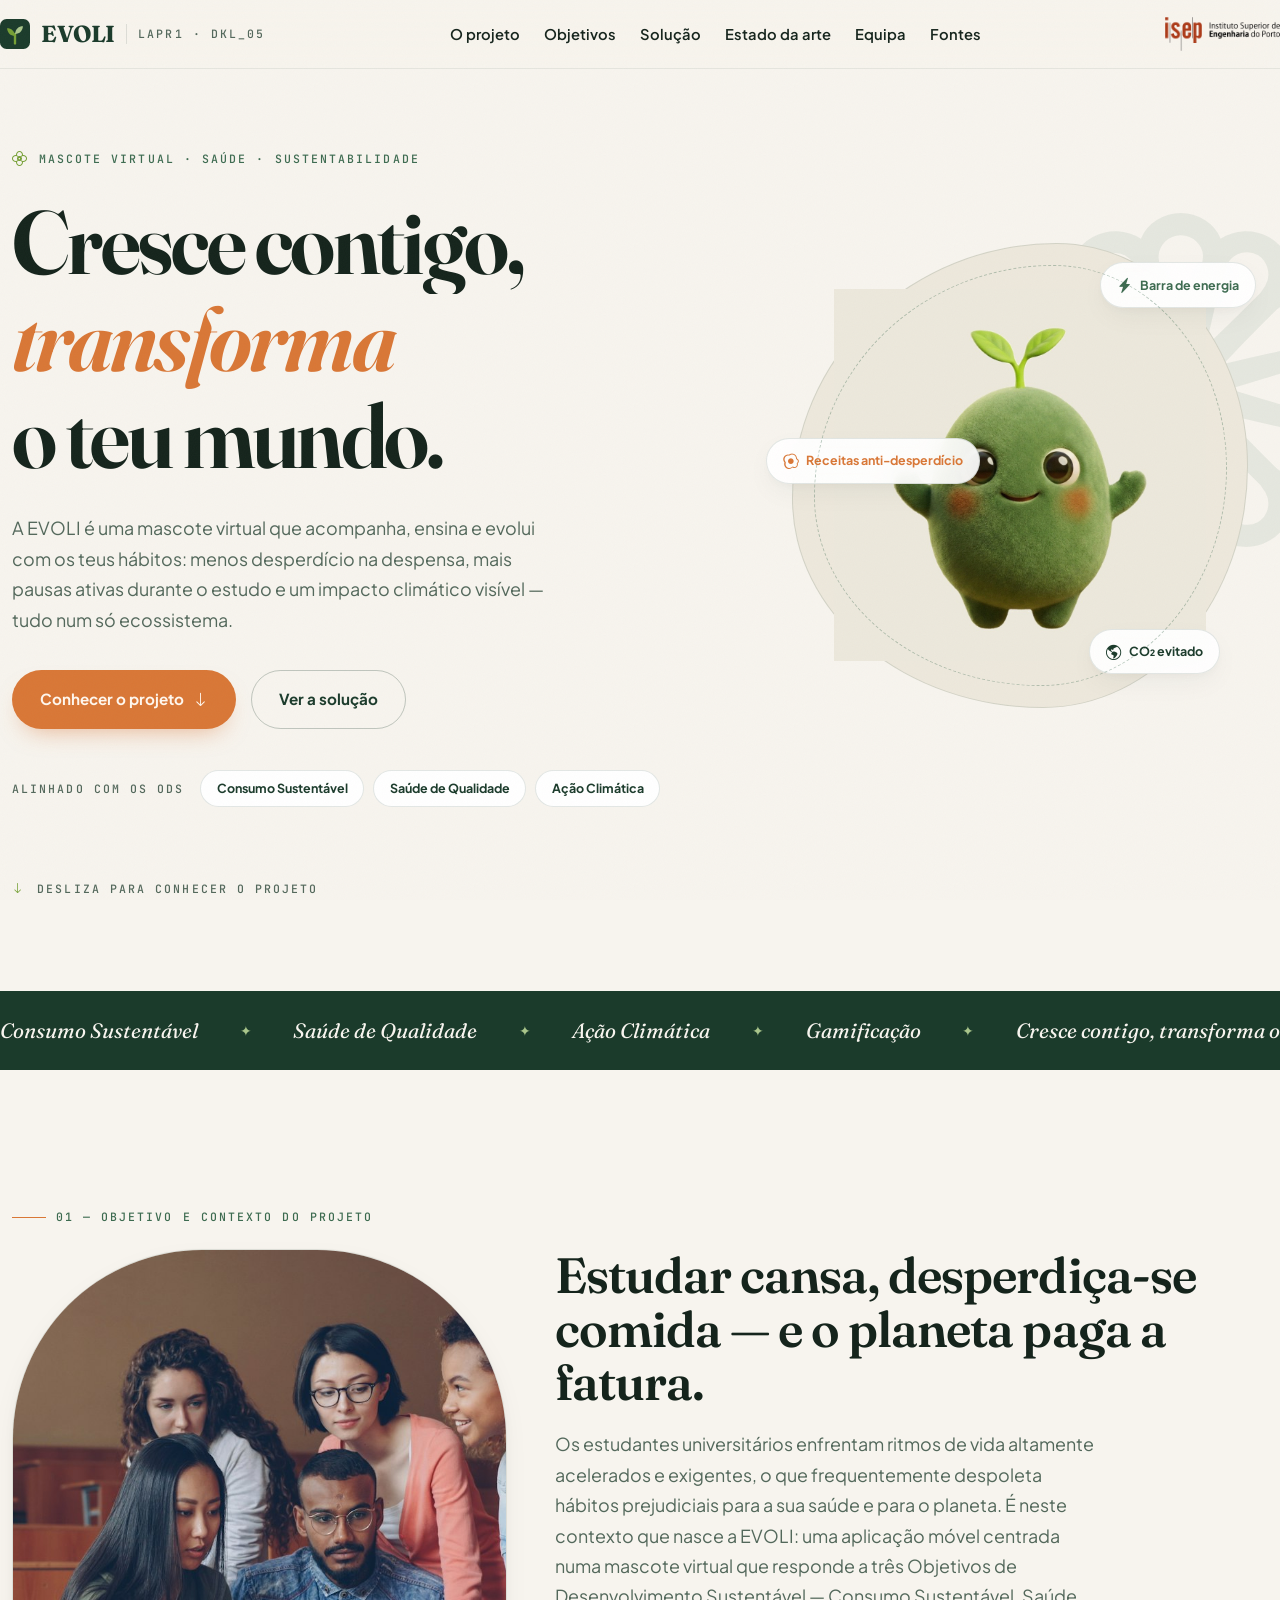
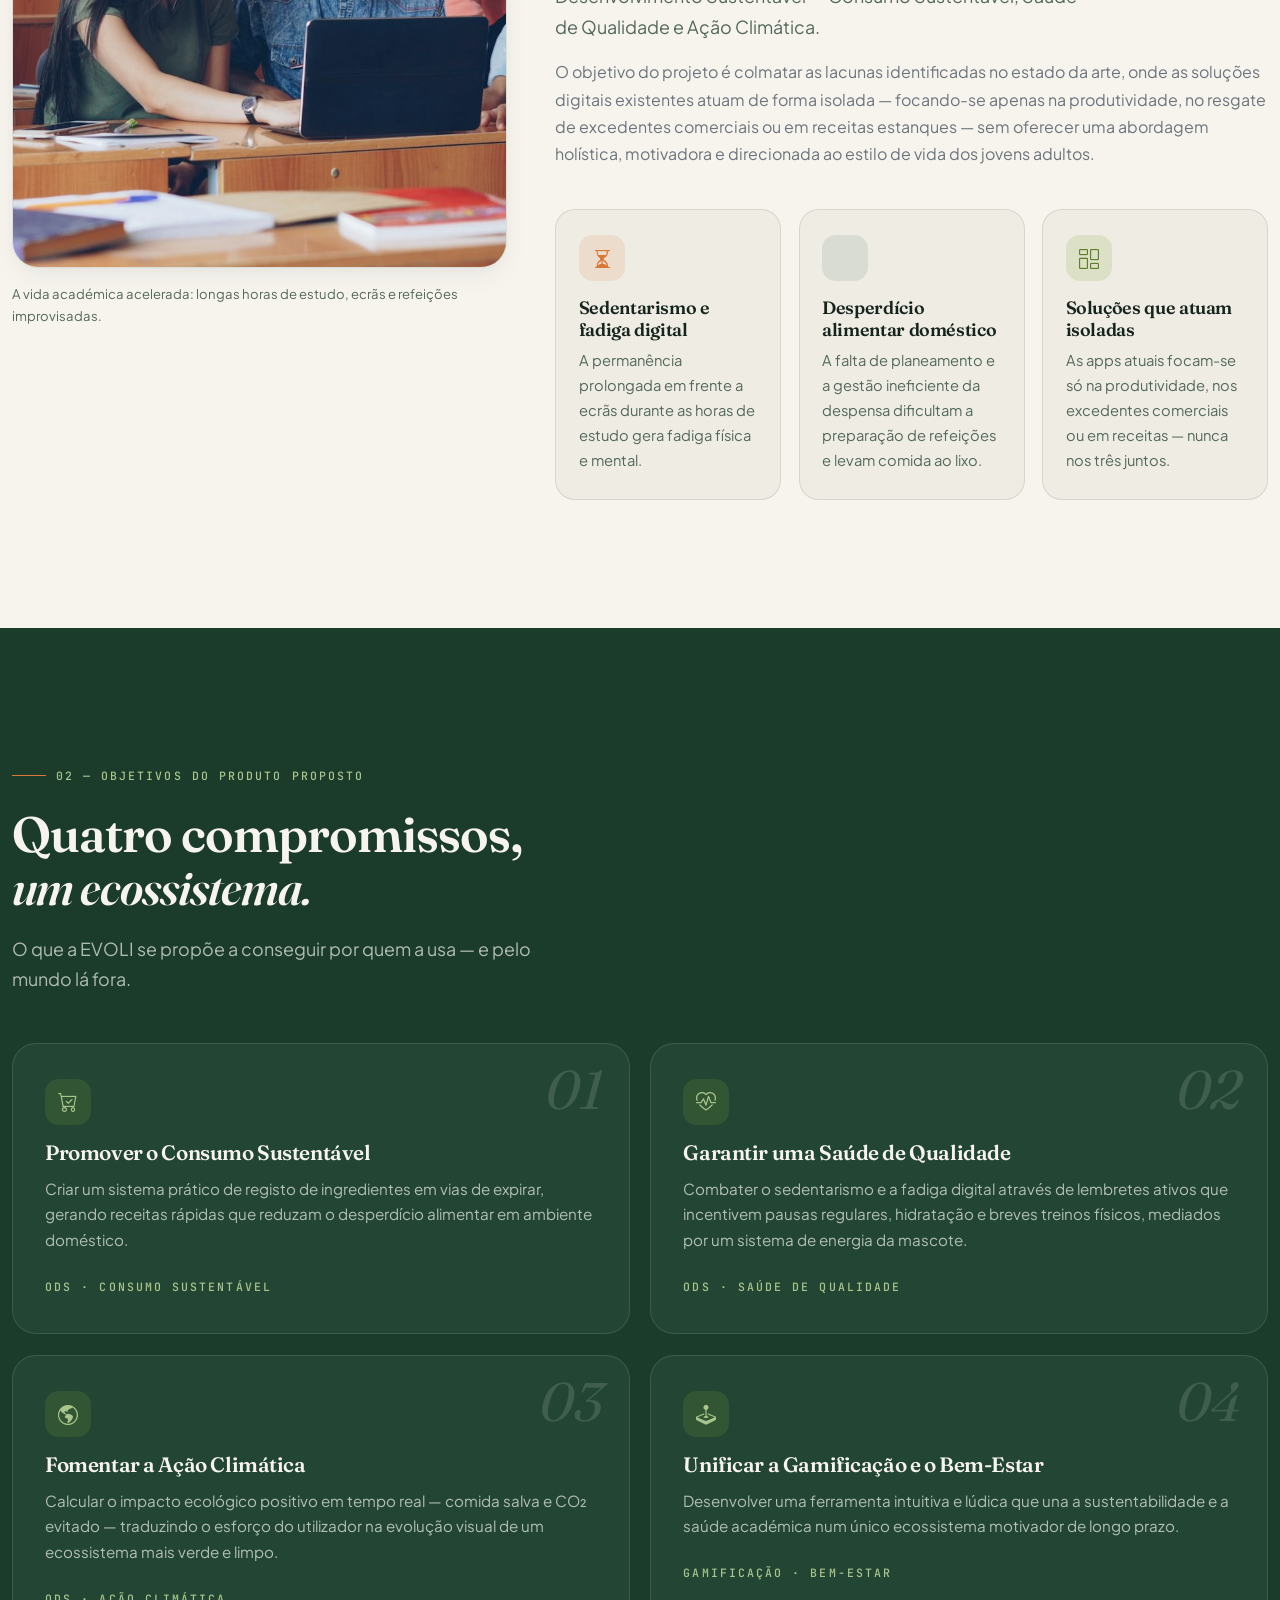
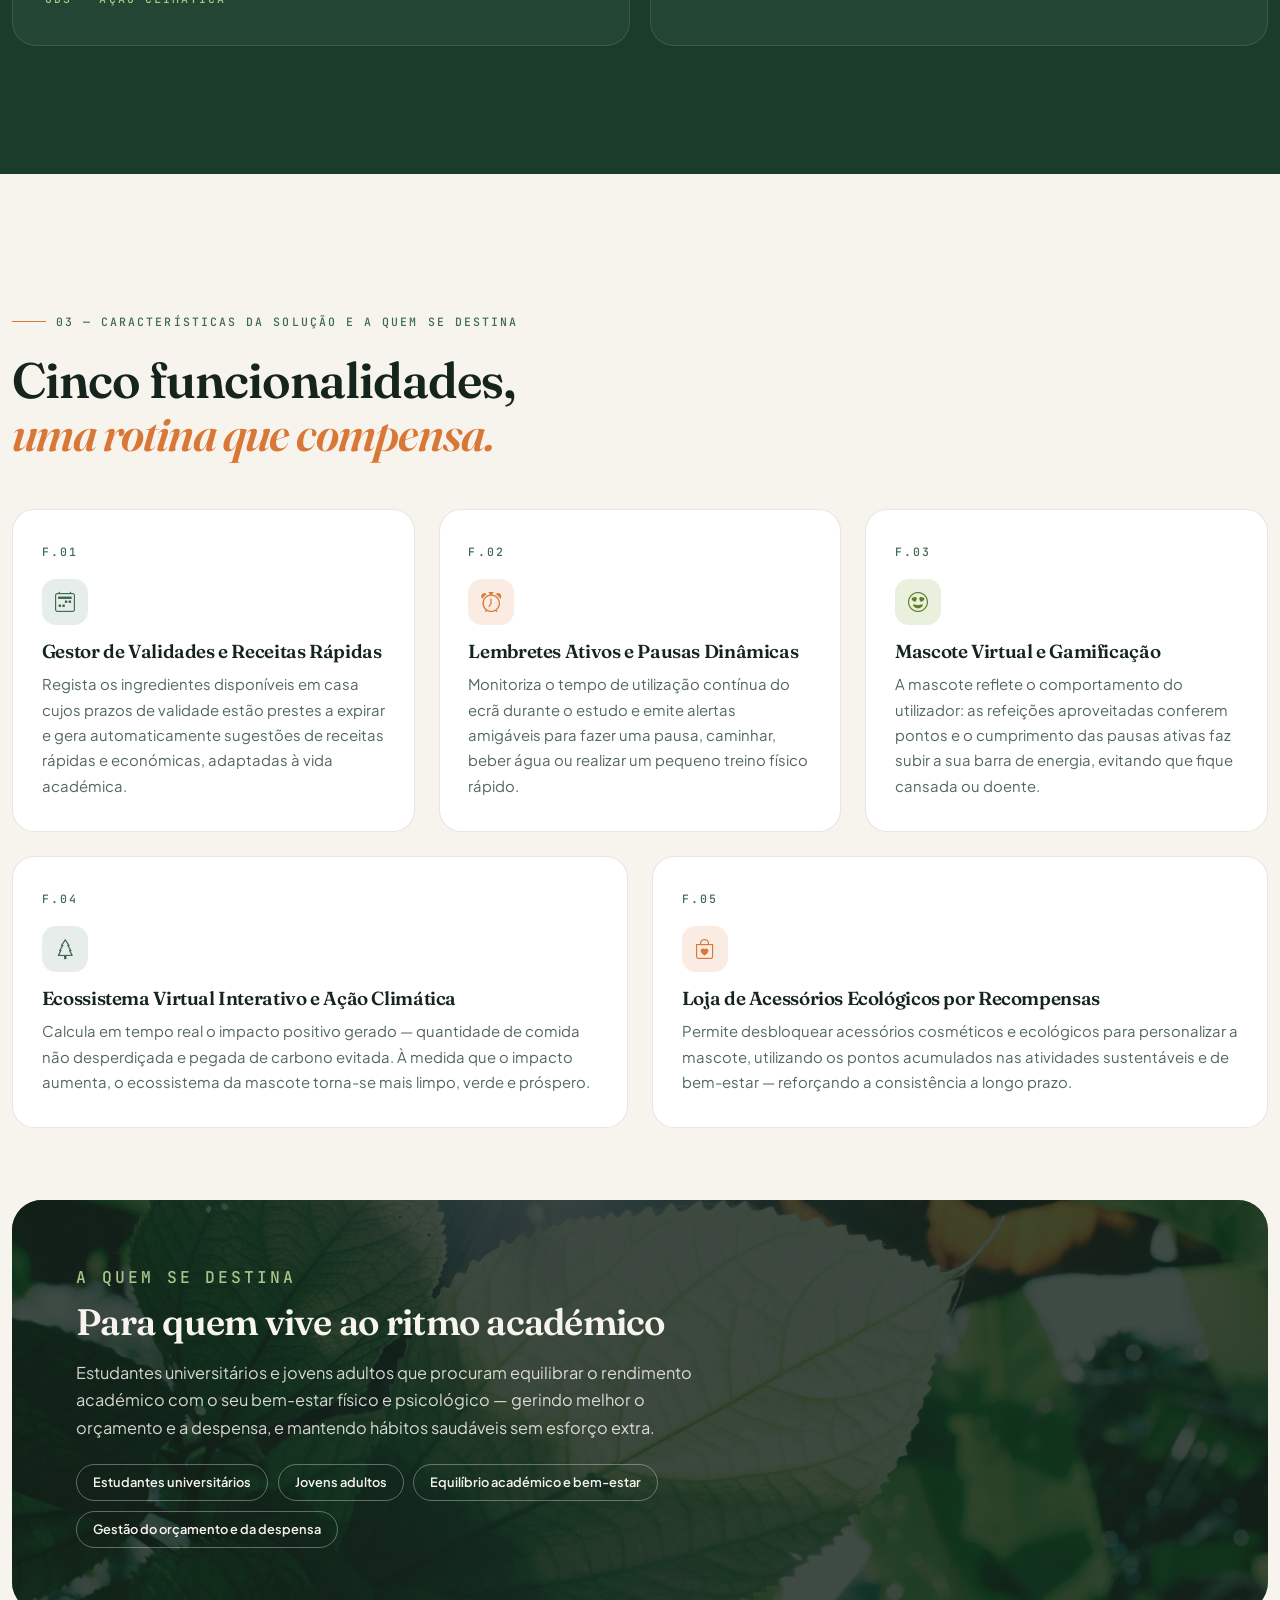
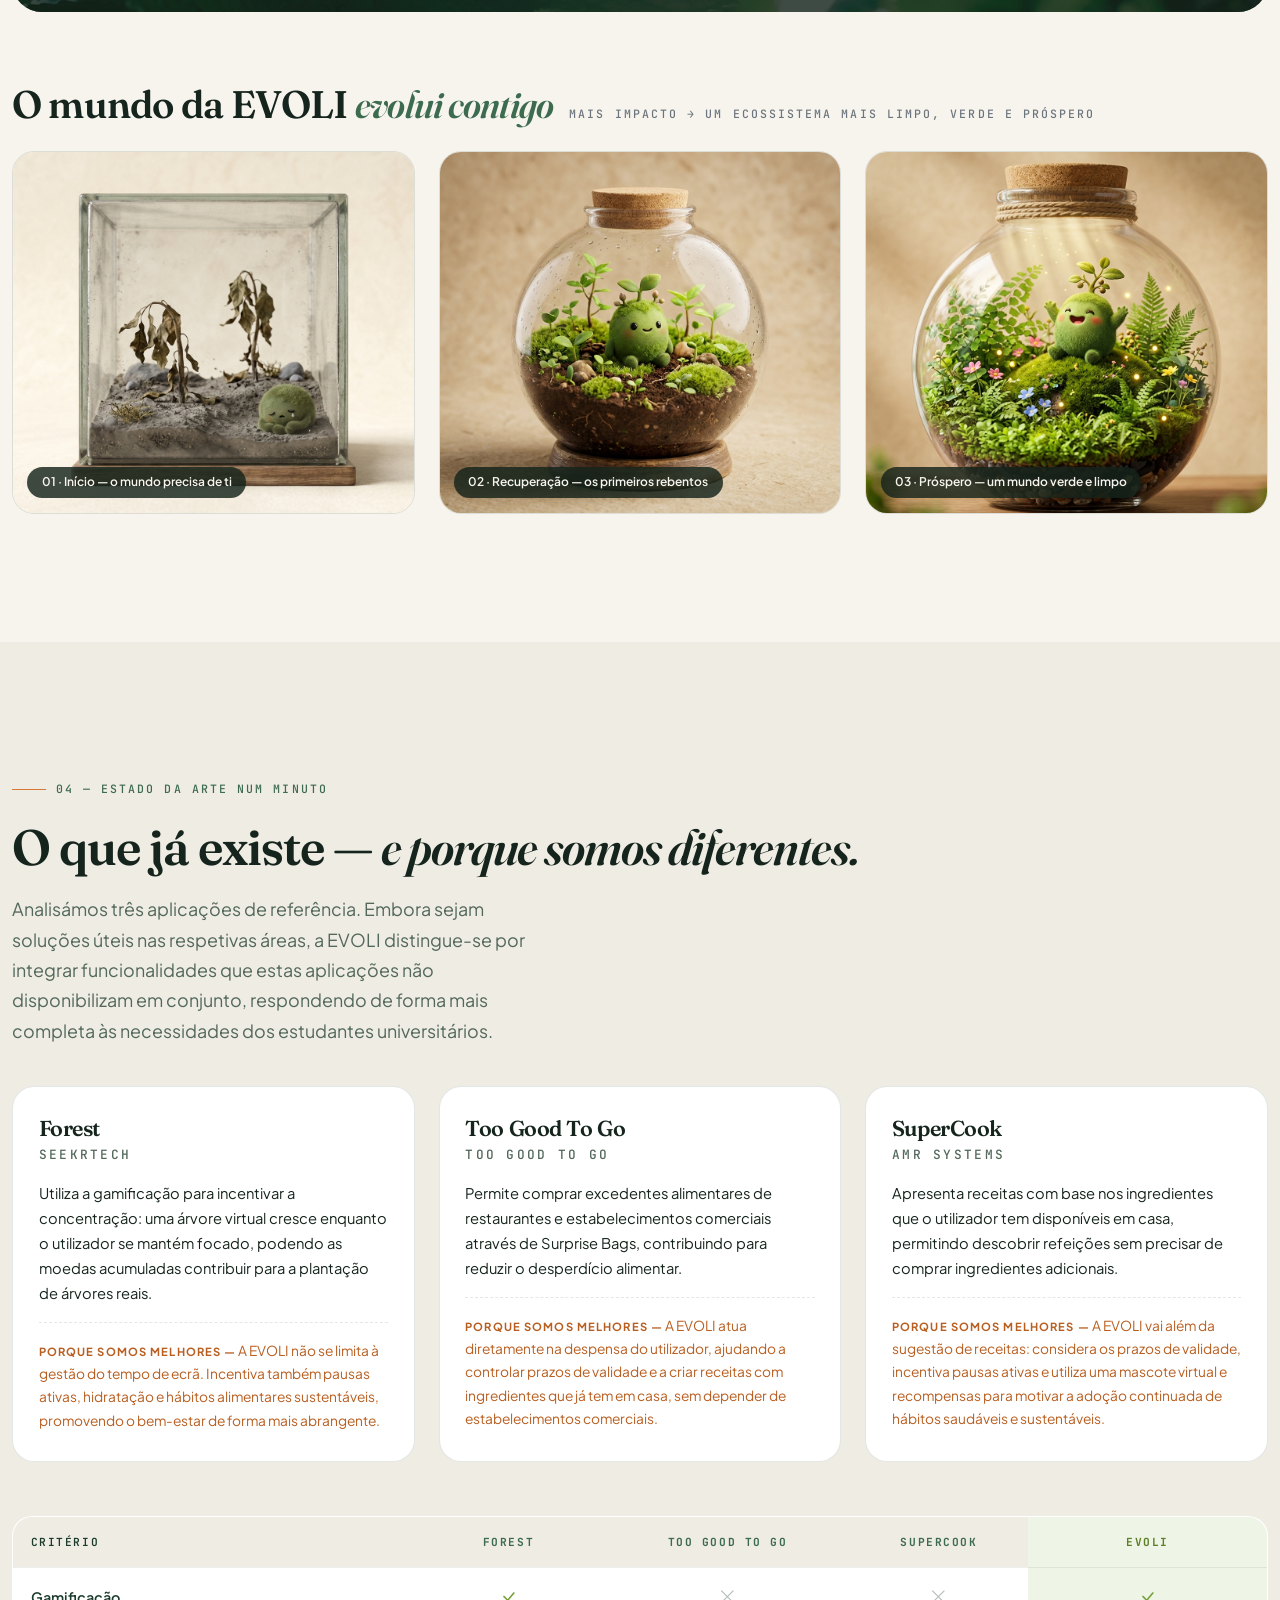
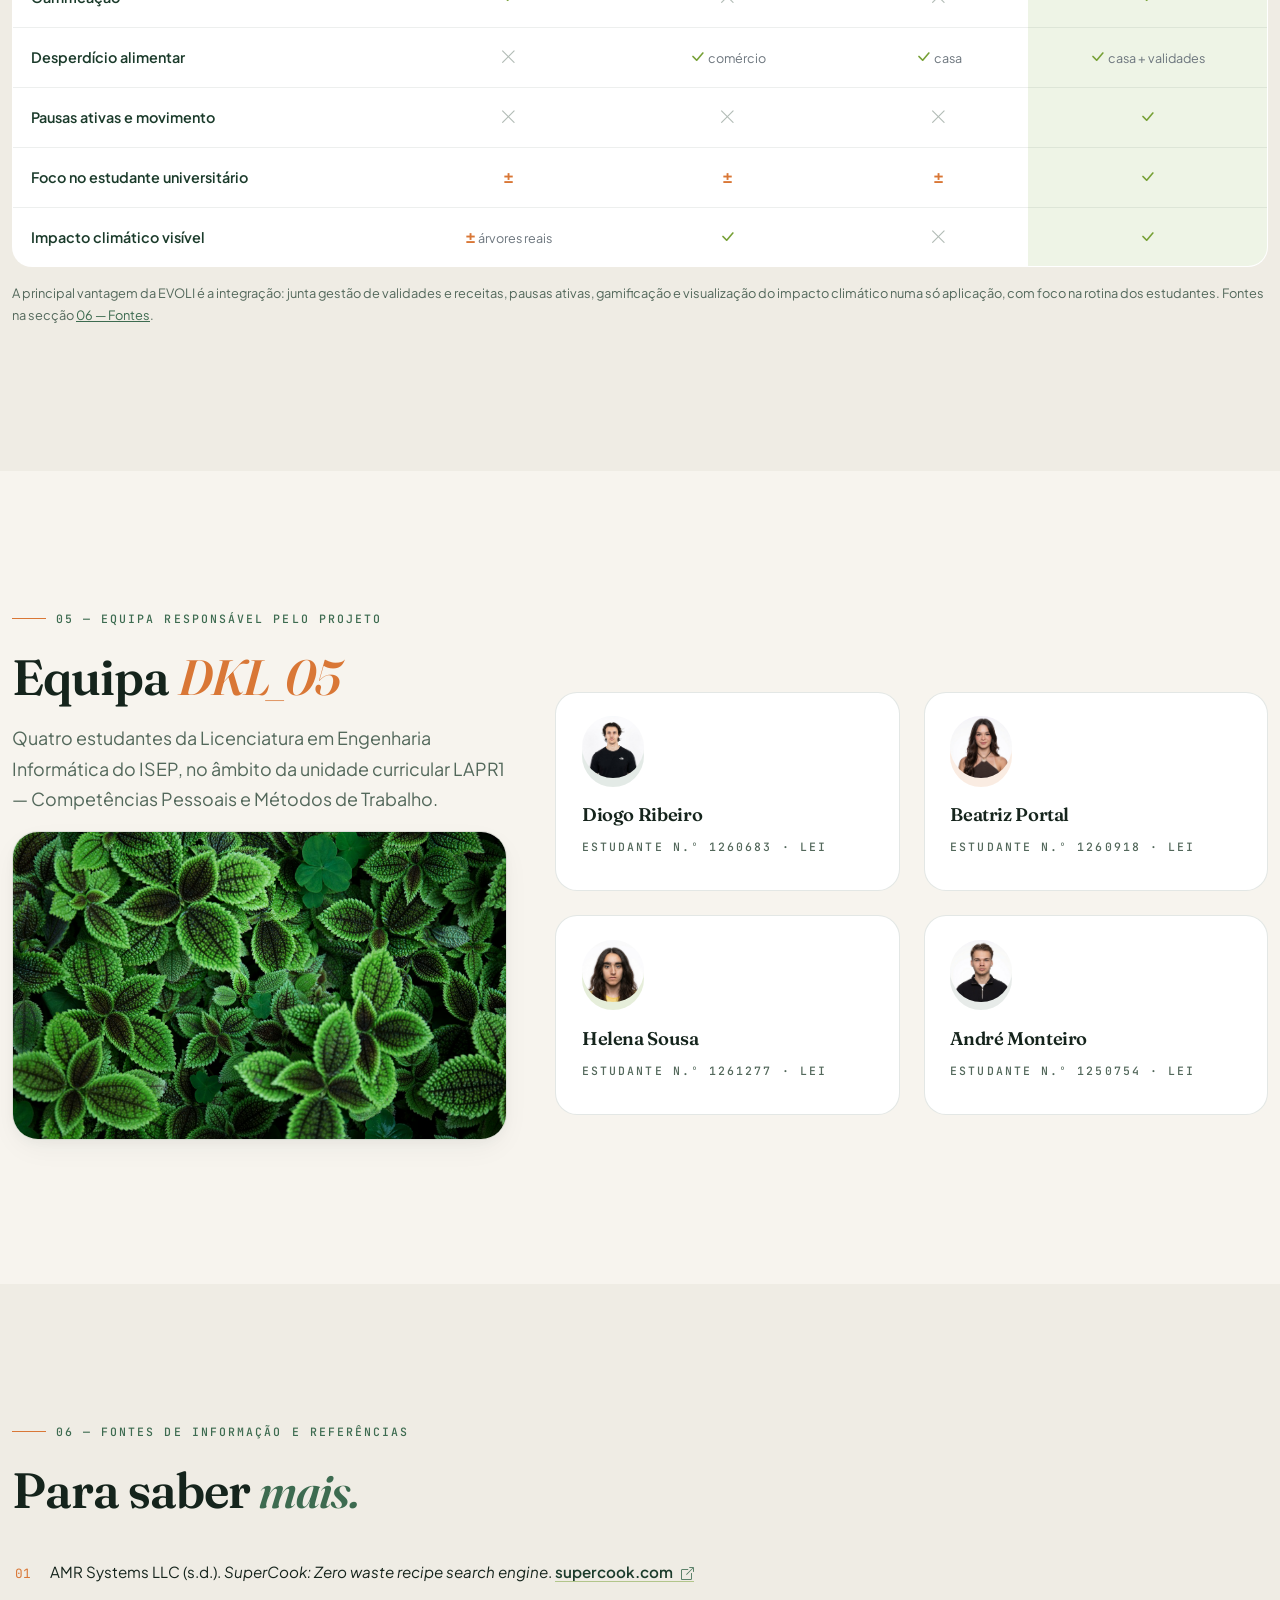
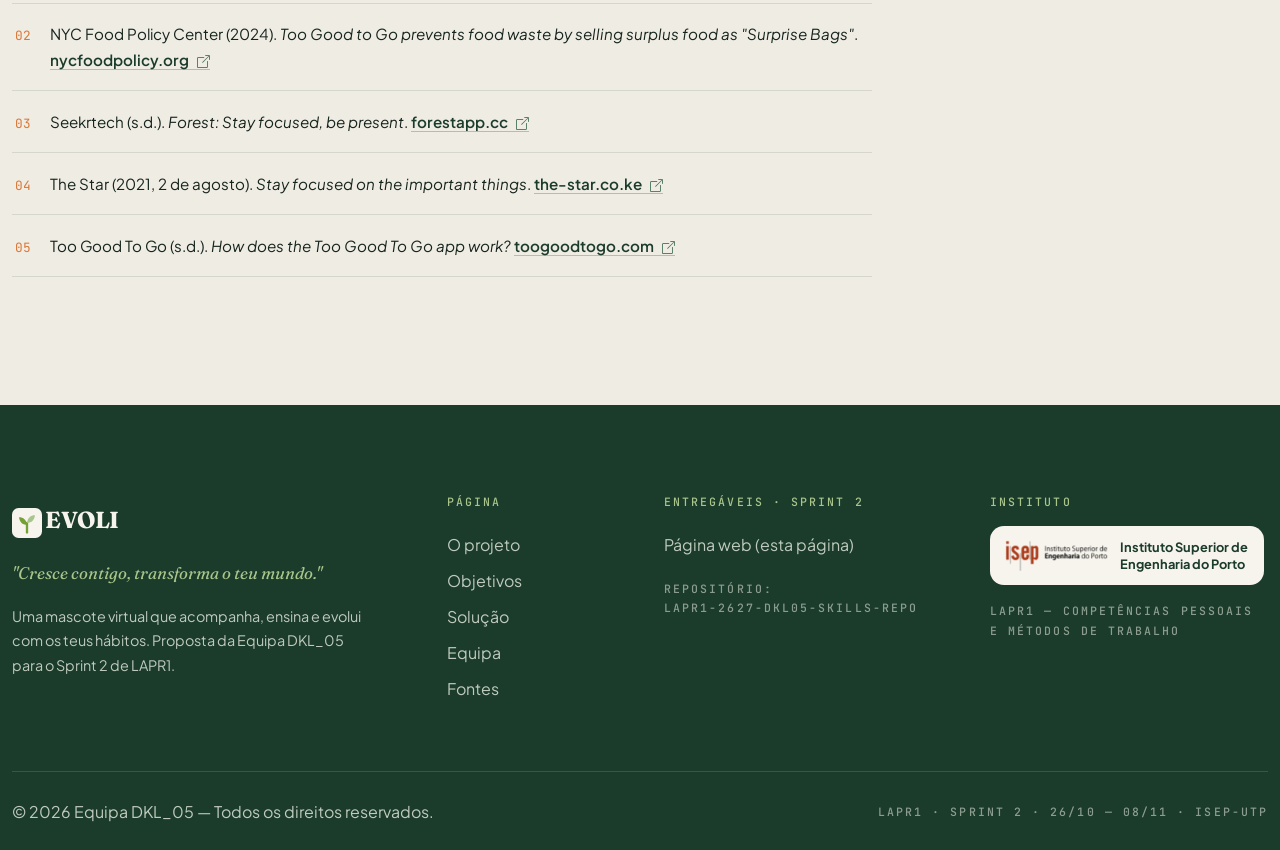
<file: index.html>
<!doctype html>
<html lang="pt">
<head>
  <meta charset="utf-8" />
  <meta name="viewport" content="width=device-width, initial-scale=1" />
  <title>EVOLI — Cresce contigo, transforma o teu mundo | Equipa DKL_05 · ISEP</title>
  <meta name="description" content="EVOLI é uma mascote virtual que acompanha, ensina e evolui com os teus hábitos: menos desperdício alimentar, mais pausas ativas e ação climática. Projeto LAPR1 · Equipa DKL_05 · ISEP." />
  <link rel="icon" type="image/svg+xml" href="favicon.svg" />
  <link rel="preconnect" href="https://fonts.googleapis.com" />
  <link rel="preconnect" href="https://fonts.gstatic.com" crossorigin />
  <link href="https://fonts.googleapis.com/css2?family=Fraunces:ital,opsz,wght@0,9..144,300..900;1,9..144,300..900&family=Plus+Jakarta+Sans:wght@400;500;600;700;800&family=JetBrains+Mono:wght@400;500;600&display=swap" rel="stylesheet" />
  <link rel="stylesheet" href="assets/vendor/bootstrap.min.css" />
  <link rel="stylesheet" href="assets/vendor/icons/bootstrap-icons.min.css" />
  <link rel="stylesheet" href="assets/css/style.css" />
</head>
<body id="topo">
  <div class="noise" aria-hidden="true"></div>

  <!-- ================= CABEÇALHO ================= -->
  <header class="nav-glass" data-testid="site-header">
    <nav class="navbar container-xxl" aria-label="Navegação principal">
      <a class="brand" href="#topo" data-testid="brand-home" aria-label="EVOLI — voltar ao topo">
        <svg width="30" height="30" viewBox="0 0 64 64" aria-hidden="true"><rect width="64" height="64" rx="14" fill="#1B3B2B"/><path d="M32 52V32" stroke="#76A035" stroke-width="5" stroke-linecap="round"/><path d="M32 36C21.5 36 16 28.5 15 19.5 24.5 19.5 30.5 25 32 36Z" fill="#76A035"/><path d="M32 32C42.5 32 48 24.5 49 15.5 39.5 15.5 33.5 21 32 32Z" fill="#A9C58B"/></svg>
        <span class="brand-word">EVOLI</span>
        <span class="brand-chip mono d-none d-md-inline">LAPR1 · DKL_05</span>
      </a>

      <div class="d-none d-lg-flex align-items-center gap-4">
        <a class="nav-link-page" href="#projeto" data-testid="nav-link-project">O projeto</a>
        <a class="nav-link-page" href="#objetivos" data-testid="nav-link-objectives">Objetivos</a>
        <a class="nav-link-page" href="#solucao" data-testid="nav-link-solution">Solução</a>
        <a class="nav-link-page" href="#comparacao" data-testid="nav-link-comparison">Estado da arte</a>
        <a class="nav-link-page" href="#equipa" data-testid="nav-link-team">Equipa</a>
        <a class="nav-link-page" href="#fontes" data-testid="nav-link-sources">Fontes</a>
      </div>

      <div class="d-none d-lg-flex align-items-center gap-3">
        <img src="assets/img/isep-logo.png" alt="Logótipo ISEP — Instituto Superior de Engenharia do Porto" class="isep-badge" data-testid="isep-logo-header" />
      </div>

      <button class="navbar-toggler d-lg-none" type="button" data-bs-toggle="collapse" data-bs-target="#navMob" aria-controls="navMob" aria-expanded="false" aria-label="Abrir menu" data-testid="nav-toggle">
        <i class="bi bi-list fs-4"></i>
      </button>
    </nav>

    <div class="collapse d-lg-none" id="navMob">
      <div class="container-xxl d-flex flex-column gap-2 pb-4">
        <a class="nav-link-page" href="#projeto" data-testid="nav-link-project-mobile">O projeto</a>
        <a class="nav-link-page" href="#objetivos" data-testid="nav-link-objectives-mobile">Objetivos</a>
        <a class="nav-link-page" href="#solucao" data-testid="nav-link-solution-mobile">Solução</a>
        <a class="nav-link-page" href="#comparacao" data-testid="nav-link-comparison-mobile">Estado da arte</a>
        <a class="nav-link-page" href="#equipa" data-testid="nav-link-team-mobile">Equipa</a>
        <a class="nav-link-page" href="#fontes" data-testid="nav-link-sources-mobile">Fontes</a>
      </div>
    </div>
  </header>

  <main>
    <!-- ================= HERO ================= -->
    <section class="hero" aria-labelledby="hero-title">
      <i class="bi bi-flower1 hero-bg-leaf" aria-hidden="true"></i>
      <div class="container-xxl">
        <div class="row align-items-center g-5">
          <div class="col-lg-7">
            <p class="eyebrow-mono mono"><i class="bi bi-flower2" aria-hidden="true"></i> Mascote virtual · Saúde · Sustentabilidade</p>
            <h1 class="hero-title" id="hero-title" data-testid="hero-title">
              <span class="mask-line"><span>Cresce contigo,</span></span>
              <span class="mask-line"><span class="it terra">transforma</span></span>
              <span class="mask-line"><span>o teu mundo.</span></span>
            </h1>
            <p class="lead-sub" data-testid="hero-subtitle">
              A EVOLI é uma mascote virtual que acompanha, ensina e evolui com os teus hábitos:
              menos desperdício na despensa, mais pausas ativas durante o estudo
              e um impacto climático visível — tudo num só ecossistema.
            </p>
            <div class="cta-row">
              <a class="btn-terra" href="#projeto" data-testid="btn-meet-project">Conhecer o projeto <i class="bi bi-arrow-down"></i></a>
              <a class="btn-ghost" href="#solucao" data-testid="btn-see-solution">Ver a solução</a>
            </div>
            <div class="ods-row" data-testid="ods-tags">
              <span class="mono">Alinhado com os ODS</span>
              <span class="ods-pill" data-testid="ods-pill-consumo">Consumo Sustentável</span>
              <span class="ods-pill" data-testid="ods-pill-saude">Saúde de Qualidade</span>
              <span class="ods-pill" data-testid="ods-pill-clima">Ação Climática</span>
            </div>
          </div>

          <div class="col-lg-5">
            <div class="hero-visual">
              <div class="blob">
                <img src="assets/img/evoli.jpg" alt="EVOLI, a mascote virtual: uma criatura verde-musgo com um rebento a nascer da cabeça" class="evoli-hero-img" data-parallax="-0.04" data-testid="hero-mascot-img" />
                <span class="chip-float chip-1"><i class="bi bi-lightning-charge-fill" aria-hidden="true"></i> Barra de energia</span>
                <span class="chip-float chip-2"><i class="bi bi-egg-fried" aria-hidden="true"></i> Receitas anti-desperdício</span>
                <span class="chip-float chip-3"><i class="bi bi-globe-americas" aria-hidden="true"></i> CO₂ evitado</span>
              </div>
            </div>
          </div>
        </div>

        <p class="scroll-hint mono" aria-hidden="true"><i class="bi bi-arrow-down"></i> Desliza para conhecer o projeto</p>
      </div>
    </section>

    <!-- ================= MARQUEE ================= -->
    <div class="marquee" aria-label="Valores do projeto">
      <div class="marquee-track">
        <div class="marquee-group">
          <span class="marquee-item">Consumo Sustentável</span><span class="marquee-star">✦</span>
          <span class="marquee-item">Saúde de Qualidade</span><span class="marquee-star">✦</span>
          <span class="marquee-item">Ação Climática</span><span class="marquee-star">✦</span>
          <span class="marquee-item">Gamificação</span><span class="marquee-star">✦</span>
          <span class="marquee-item">Cresce contigo, transforma o teu mundo</span><span class="marquee-star">✦</span>
          <span class="marquee-item">EVOLI · ISEP · LAPR1</span><span class="marquee-star">✦</span>
        </div>
        <div class="marquee-group" aria-hidden="true">
          <span class="marquee-item">Consumo Sustentável</span><span class="marquee-star">✦</span>
          <span class="marquee-item">Saúde de Qualidade</span><span class="marquee-star">✦</span>
          <span class="marquee-item">Ação Climática</span><span class="marquee-star">✦</span>
          <span class="marquee-item">Gamificação</span><span class="marquee-star">✦</span>
          <span class="marquee-item">Cresce contigo, transforma o teu mundo</span><span class="marquee-star">✦</span>
          <span class="marquee-item">EVOLI · ISEP · LAPR1</span><span class="marquee-star">✦</span>
        </div>
      </div>
    </div>

    <!-- ================= 01 OBJETIVO E CONTEXTO ================= -->
    <section class="sec" id="projeto" aria-labelledby="projeto-title">
      <div class="container-xxl">
        <p class="sec-label mono" data-reveal>01 — Objetivo e contexto do projeto</p>
        <div class="row g-5 align-items-start">
          <div class="col-lg-5" data-reveal>
            <figure class="mb-0">
              <div class="arch" style="aspect-ratio: 4/5;">
                <img src="assets/img/students.jpg" alt="Estudantes universitários a trabalhar em grupo à volta de um portátil" data-testid="img-students" />
              </div>
              <figcaption data-testid="caption-students">A vida académica acelerada: longas horas de estudo, ecrãs e refeições improvisadas.</figcaption>
            </figure>
          </div>
          <div class="col-lg-7">
            <h2 id="projeto-title" data-reveal>Estudar cansa, desperdiça-se comida — e o planeta paga a fatura.</h2>
            <p class="lead-sub" data-reveal data-reveal-delay="80" data-testid="context-paragraph-1">
              Os estudantes universitários enfrentam ritmos de vida altamente acelerados e exigentes,
              o que frequentemente despoleta hábitos prejudiciais para a sua saúde e para o planeta.
              É neste contexto que nasce a EVOLI: uma aplicação móvel centrada numa mascote virtual
              que responde a três Objetivos de Desenvolvimento Sustentável — Consumo Sustentável,
              Saúde de Qualidade e Ação Climática.
            </p>
            <p class="text-secondary" data-reveal data-reveal-delay="140" data-testid="context-paragraph-2">
              O objetivo do projeto é colmatar as lacunas identificadas no estado da arte, onde as soluções
              digitais existentes atuam de forma isolada — focando-se apenas na produtividade, no resgate de
              excedentes comerciais ou em receitas estanques — sem oferecer uma abordagem holística,
              motivadora e direcionada ao estilo de vida dos jovens adultos.
            </p>

            <div class="problem-grid">
              <div class="problem-card" data-reveal data-reveal-delay="0" data-testid="problem-card-sedentarism">
                <span class="icon-squircle is-terra"><i class="bi bi-hourglass-split" aria-hidden="true"></i></span>
                <h3>Sedentarismo e fadiga digital</h3>
                <p>A permanência prolongada em frente a ecrãs durante as horas de estudo gera fadiga física e mental.</p>
              </div>
              <div class="problem-card" data-reveal data-reveal-delay="100" data-testid="problem-card-waste">
                <span class="icon-squircle is-sage"><i class="bi bi-basket-x" aria-hidden="true"></i></span>
                <h3>Desperdício alimentar doméstico</h3>
                <p>A falta de planeamento e a gestão ineficiente da despensa dificultam a preparação de refeições e levam comida ao lixo.</p>
              </div>
              <div class="problem-card" data-reveal data-reveal-delay="200" data-testid="problem-card-isolated">
                <span class="icon-squircle is-lime"><i class="bi bi-columns-gap" aria-hidden="true"></i></span>
                <h3>Soluções que atuam isoladas</h3>
                <p>As apps atuais focam-se só na produtividade, nos excedentes comerciais ou em receitas — nunca nos três juntos.</p>
              </div>
            </div>
          </div>
        </div>
      </div>
    </section>

    <!-- ================= 02 OBJETIVOS DO PRODUTO ================= -->
    <section class="sec sec-dark" id="objetivos" aria-labelledby="objetivos-title">
      <div class="container-xxl">
        <p class="sec-label mono" data-reveal>02 — Objetivos do produto proposto</p>
        <h2 id="objetivos-title" data-reveal>Quatro compromissos,<br /><span class="it">um ecossistema.</span></h2>
        <p class="lead-sub mb-5" data-reveal data-reveal-delay="80" data-testid="objectives-intro">
          O que a EVOLI se propõe a conseguir por quem a usa — e pelo mundo lá fora.
        </p>

        <div class="obj-grid">
          <div class="obj-card" data-reveal data-testid="objective-card-1">
            <span class="obj-num" aria-hidden="true">01</span>
            <span class="icon-squircle"><i class="bi bi-cart-check" aria-hidden="true"></i></span>
            <h3>Promover o Consumo Sustentável</h3>
            <p>Criar um sistema prático de registo de ingredientes em vias de expirar, gerando receitas rápidas que reduzam o desperdício alimentar em ambiente doméstico.</p>
            <span class="mono obj-tag">ODS · Consumo Sustentável</span>
          </div>
          <div class="obj-card" data-reveal data-reveal-delay="90" data-testid="objective-card-2">
            <span class="obj-num" aria-hidden="true">02</span>
            <span class="icon-squircle"><i class="bi bi-heart-pulse" aria-hidden="true"></i></span>
            <h3>Garantir uma Saúde de Qualidade</h3>
            <p>Combater o sedentarismo e a fadiga digital através de lembretes ativos que incentivem pausas regulares, hidratação e breves treinos físicos, mediados por um sistema de energia da mascote.</p>
            <span class="mono obj-tag">ODS · Saúde de Qualidade</span>
          </div>
          <div class="obj-card" data-reveal data-reveal-delay="180" data-testid="objective-card-3">
            <span class="obj-num" aria-hidden="true">03</span>
            <span class="icon-squircle"><i class="bi bi-globe-americas" aria-hidden="true"></i></span>
            <h3>Fomentar a Ação Climática</h3>
            <p>Calcular o impacto ecológico positivo em tempo real — comida salva e CO₂ evitado — traduzindo o esforço do utilizador na evolução visual de um ecossistema mais verde e limpo.</p>
            <span class="mono obj-tag">ODS · Ação Climática</span>
          </div>
          <div class="obj-card" data-reveal data-reveal-delay="270" data-testid="objective-card-4">
            <span class="obj-num" aria-hidden="true">04</span>
            <span class="icon-squircle"><i class="bi bi-joystick" aria-hidden="true"></i></span>
            <h3>Unificar a Gamificação e o Bem-Estar</h3>
            <p>Desenvolver uma ferramenta intuitiva e lúdica que una a sustentabilidade e a saúde académica num único ecossistema motivador de longo prazo.</p>
            <span class="mono obj-tag">Gamificação · Bem-estar</span>
          </div>
        </div>
      </div>
    </section>

    <!-- ================= 03 A SOLUÇÃO ================= -->
    <section class="sec" id="solucao" aria-labelledby="solucao-title">
      <div class="container-xxl">
        <p class="sec-label mono" data-reveal>03 — Características da solução e a quem se destina</p>
        <h2 id="solucao-title" data-reveal>Cinco funcionalidades,<br /><span class="it terra">uma rotina que compensa.</span></h2>

        <div class="row g-4 mt-4">
          <div class="col-lg-4 col-md-6" data-reveal data-testid="feature-card-pantry">
            <div class="feat-card">
              <span class="mono feat-idx">F.01</span>
              <span class="icon-squircle is-sage"><i class="bi bi-calendar2-week" aria-hidden="true"></i></span>
              <h3>Gestor de Validades e Receitas Rápidas</h3>
              <p>Regista os ingredientes disponíveis em casa cujos prazos de validade estão prestes a expirar e gera automaticamente sugestões de receitas rápidas e económicas, adaptadas à vida académica.</p>
            </div>
          </div>
          <div class="col-lg-4 col-md-6" data-reveal data-reveal-delay="90" data-testid="feature-card-breaks">
            <div class="feat-card">
              <span class="mono feat-idx">F.02</span>
              <span class="icon-squircle is-terra"><i class="bi bi-alarm" aria-hidden="true"></i></span>
              <h3>Lembretes Ativos e Pausas Dinâmicas</h3>
              <p>Monitoriza o tempo de utilização contínua do ecrã durante o estudo e emite alertas amigáveis para fazer uma pausa, caminhar, beber água ou realizar um pequeno treino físico rápido.</p>
            </div>
          </div>
          <div class="col-lg-4 col-md-6" data-reveal data-reveal-delay="180" data-testid="feature-card-mascot">
            <div class="feat-card">
              <span class="mono feat-idx">F.03</span>
              <span class="icon-squircle is-lime"><i class="bi bi-emoji-heart-eyes" aria-hidden="true"></i></span>
              <h3>Mascote Virtual e Gamificação</h3>
              <p>A mascote reflete o comportamento do utilizador: as refeições aproveitadas conferem pontos e o cumprimento das pausas ativas faz subir a sua barra de energia, evitando que fique cansada ou doente.</p>
            </div>
          </div>
          <div class="col-lg-6 col-md-6" data-reveal data-reveal-delay="120" data-testid="feature-card-eco">
            <div class="feat-card">
              <span class="mono feat-idx">F.04</span>
              <span class="icon-squircle is-sage"><i class="bi bi-tree" aria-hidden="true"></i></span>
              <h3>Ecossistema Virtual Interativo e Ação Climática</h3>
              <p>Calcula em tempo real o impacto positivo gerado — quantidade de comida não desperdiçada e pegada de carbono evitada. À medida que o impacto aumenta, o ecossistema da mascote torna-se mais limpo, verde e próspero.</p>
            </div>
          </div>
          <div class="col-lg-6 col-md-6" data-reveal data-reveal-delay="210" data-testid="feature-card-shop">
            <div class="feat-card">
              <span class="mono feat-idx">F.05</span>
              <span class="icon-squircle is-terra"><i class="bi bi-bag-heart" aria-hidden="true"></i></span>
              <h3>Loja de Acessórios Ecológicos por Recompensas</h3>
              <p>Permite desbloquear acessórios cosméticos e ecológicos para personalizar a mascote, utilizando os pontos acumulados nas atividades sustentáveis e de bem-estar — reforçando a consistência a longo prazo.</p>
            </div>
          </div>
        </div>

        <!-- A quem se destina -->
        <div class="destino" data-reveal data-testid="target-audience-band">
          <img class="destino-bg" src="assets/img/forest.jpg" alt="" aria-hidden="true" />
          <div class="destino-overlay" aria-hidden="true"></div>
          <div class="destino-inner">
            <p class="mono mb-2" style="color: var(--lime-soft);">A quem se destina</p>
            <h3>Para quem vive ao ritmo académico</h3>
            <p data-testid="target-audience-text">
              Estudantes universitários e jovens adultos que procuram equilibrar o rendimento
              académico com o seu bem-estar físico e psicológico — gerindo melhor o orçamento
              e a despensa, e mantendo hábitos saudáveis sem esforço extra.
            </p>
            <div class="destino-chips" data-testid="target-audience-chips">
              <span>Estudantes universitários</span>
              <span>Jovens adultos</span>
              <span>Equilíbrio académico e bem-estar</span>
              <span>Gestão do orçamento e da despensa</span>
            </div>
          </div>
        </div>

        <!-- Evolução do ecossistema -->
        <div class="eco-strip" data-reveal>
          <div class="eco-strip-title">
            <h2 class="mb-0" style="font-size: clamp(1.6rem, 3vw, 2.4rem);">O mundo da EVOLI <span class="it sage">evolui contigo</span></h2>
            <span class="mono text-secondary" data-testid="eco-strip-caption">Mais impacto → um ecossistema mais limpo, verde e próspero</span>
          </div>
          <div class="row g-4">
            <div class="col-md-4" data-reveal data-testid="eco-stage-1">
              <figure class="eco-card mb-0">
                <img src="assets/img/eco-1.jpg" alt="Ecossistema da mascote num estado inicial: solo seco e plantas murchas" />
                <figcaption>01 · Início — o mundo precisa de ti</figcaption>
              </figure>
            </div>
            <div class="col-md-4" data-reveal data-reveal-delay="120" data-testid="eco-stage-2">
              <figure class="eco-card mb-0">
                <img src="assets/img/eco-2.jpg" alt="Ecossistema da mascote em recuperação: primeiros rebentos verdes" />
                <figcaption>02 · Recuperação — os primeiros rebentos</figcaption>
              </figure>
            </div>
            <div class="col-md-4" data-reveal data-reveal-delay="240" data-testid="eco-stage-3">
              <figure class="eco-card mb-0">
                <img src="assets/img/eco-3.jpg" alt="Ecossistema da mascote próspero: vegetação exuberante e flores" />
                <figcaption>03 · Próspero — um mundo verde e limpo</figcaption>
              </figure>
            </div>
          </div>
        </div>
      </div>
    </section>

    <!-- ================= 04 ESTADO DA ARTE ================= -->
    
<section class="sec sec-oat" id="comparacao" aria-labelledby="comparacao-title">
  <div class="container-xxl">
    <p class="sec-label mono" data-reveal>04 — Estado da arte num minuto</p>
    <h2 id="comparacao-title" data-reveal>O que já existe — <span class="it">e porque somos diferentes.</span></h2>
    <p class="lead-sub" data-reveal data-reveal-delay="80" data-testid="sota-intro">
      Analisámos três aplicações de referência. Embora sejam soluções úteis nas respetivas áreas,
      a EVOLI distingue-se por integrar funcionalidades que estas aplicações não disponibilizam
      em conjunto, respondendo de forma mais completa às necessidades dos estudantes universitários.
    </p>

    <div class="row g-4 mt-2">
      <div class="col-lg-4 col-md-6" data-reveal data-testid="sota-card-forest">
        <div class="comp-card">
          <h3 class="comp-name">Forest</h3>
          <span class="comp-sub mono">Seekrtech</span>
          <p>Utiliza a gamificação para incentivar a concentração: uma árvore virtual cresce enquanto o utilizador se mantém focado, podendo as moedas acumuladas contribuir para a plantação de árvores reais.</p>
          <div class="comp-gap" data-testid="sota-gap-forest">
            <strong>Porque somos melhores —</strong>
            A EVOLI não se limita à gestão do tempo de ecrã. Incentiva também pausas ativas,
            hidratação e hábitos alimentares sustentáveis, promovendo o bem-estar de forma mais abrangente.
          </div>
        </div>
      </div>

      <div class="col-lg-4 col-md-6" data-reveal data-reveal-delay="90" data-testid="sota-card-tgtg">
        <div class="comp-card">
          <h3 class="comp-name">Too Good To Go</h3>
          <span class="comp-sub mono">Too Good To Go</span>
          <p>Permite comprar excedentes alimentares de restaurantes e estabelecimentos comerciais através de Surprise Bags, contribuindo para reduzir o desperdício alimentar.</p>
          <div class="comp-gap" data-testid="sota-gap-tgtg">
            <strong>Porque somos melhores —</strong>
            A EVOLI atua diretamente na despensa do utilizador, ajudando a controlar prazos de validade
            e a criar receitas com ingredientes que já tem em casa, sem depender de estabelecimentos comerciais.
          </div>
        </div>
      </div>

      <div class="col-lg-4 col-md-6" data-reveal data-reveal-delay="180" data-testid="sota-card-supercook">
        <div class="comp-card">
          <h3 class="comp-name">SuperCook</h3>
          <span class="comp-sub mono">AMR Systems</span>
          <p>Apresenta receitas com base nos ingredientes que o utilizador tem disponíveis em casa, permitindo descobrir refeições sem precisar de comprar ingredientes adicionais.</p>
          <div class="comp-gap" data-testid="sota-gap-supercook">
            <strong>Porque somos melhores —</strong>
            A EVOLI vai além da sugestão de receitas: considera os prazos de validade,
            incentiva pausas ativas e utiliza uma mascote virtual e recompensas para motivar
            a adoção continuada de hábitos saudáveis e sustentáveis.
          </div>
        </div>
      </div>
    </div>

    <div class="matrix-wrap" data-reveal>
      <table class="matrix" data-testid="sota-matrix">
        <thead>
          <tr>
            <th scope="col">Critério</th>
            <th scope="col">Forest</th>
            <th scope="col">Too Good To Go</th>
            <th scope="col">SuperCook</th>
            <th scope="col" class="col-evoli">EVOLI</th>
          </tr>
        </thead>
        <tbody>
          <tr data-testid="matrix-row-gamification">
            <td>Gamificação</td>
            <td><span class="mk mk-yes"><i class="bi bi-check-lg"></i></span></td>
            <td><span class="mk mk-no"><i class="bi bi-x-lg"></i></span></td>
            <td><span class="mk mk-no"><i class="bi bi-x-lg"></i></span></td>
            <td class="col-evoli"><span class="mk mk-yes"><i class="bi bi-check-lg"></i></span></td>
          </tr>
          <tr data-testid="matrix-row-waste">
            <td>Desperdício alimentar</td>
            <td><span class="mk mk-no"><i class="bi bi-x-lg"></i></span></td>
            <td><span class="mk mk-yes"><i class="bi bi-check-lg"></i></span> <small class="text-secondary">comércio</small></td>
            <td><span class="mk mk-yes"><i class="bi bi-check-lg"></i></span> <small class="text-secondary">casa</small></td>
            <td class="col-evoli"><span class="mk mk-yes"><i class="bi bi-check-lg"></i></span> <small class="text-secondary">casa + validades</small></td>
          </tr>
          <tr data-testid="matrix-row-breaks">
            <td>Pausas ativas e movimento</td>
            <td><span class="mk mk-no"><i class="bi bi-x-lg"></i></span></td>
            <td><span class="mk mk-no"><i class="bi bi-x-lg"></i></span></td>
            <td><span class="mk mk-no"><i class="bi bi-x-lg"></i></span></td>
            <td class="col-evoli"><span class="mk mk-yes"><i class="bi bi-check-lg"></i></span></td>
          </tr>
          <tr data-testid="matrix-row-student">
            <td>Foco no estudante universitário</td>
            <td><span class="mk mk-part">±</span></td>
            <td><span class="mk mk-part">±</span></td>
            <td><span class="mk mk-part">±</span></td>
            <td class="col-evoli"><span class="mk mk-yes"><i class="bi bi-check-lg"></i></span></td>
          </tr>
          <tr data-testid="matrix-row-climate">
            <td>Impacto climático visível</td>
            <td><span class="mk mk-part">±</span> <small class="text-secondary">árvores reais</small></td>
            <td><span class="mk mk-yes"><i class="bi bi-check-lg"></i></span></td>
            <td><span class="mk mk-no"><i class="bi bi-x-lg"></i></span></td>
            <td class="col-evoli"><span class="mk mk-yes"><i class="bi bi-check-lg"></i></span></td>
          </tr>
        </tbody>
      </table>
      <p class="matrix-note" data-testid="sota-matrix-note">
        A principal vantagem da EVOLI é a integração: junta gestão de validades e receitas,
        pausas ativas, gamificação e visualização do impacto climático numa só aplicação,
        com foco na rotina dos estudantes.
        Fontes na secção <a href="#fontes" class="sage">06 — Fontes</a>.
      </p>
    </div>
  </div>
</section>


    <!-- ================= 05 EQUIPA ================= -->
    <section class="sec" id="equipa" aria-labelledby="equipa-title">
      <div class="container-xxl">
        <p class="sec-label mono" data-reveal>05 — Equipa responsável pelo projeto</p>
        <div class="row g-5 align-items-center">
          <div class="col-lg-5">
            <h2 id="equipa-title" data-reveal>Equipa <span class="it terra">DKL_05</span></h2>
            <p class="lead-sub" data-reveal data-reveal-delay="80" data-testid="team-intro">
              Quatro estudantes da Licenciatura em Engenharia Informática do ISEP, no âmbito
              da unidade curricular LAPR1 — Competências Pessoais e Métodos de Trabalho.
            </p>
            <figure data-reveal data-reveal-delay="140">
              <div class="arch" style="aspect-ratio: 16/10; border-radius: 26px;">
                <img src="assets/img/plant.jpg" alt="Folhagem verde ao sol — a natureza que a EVOLI quer trazer para o dia a dia dos estudantes" data-testid="img-plant" />
              </div>
            </figure>
          </div>
          <div class="col-lg-7">
            <div class="row g-4">
              <div class="col-md-6" data-reveal data-testid="team-member-belchior">
                <div class="team-card">
                  <span class="monogram mg-1" aria-hidden="true"><img class="team-photo" src="assets/img/Diogo2.jpeg" alt="Diogo Ribeiro" /></span>
                  <h3>Diogo Ribeiro</h3>
                  <span class="mono">Estudante n.º 1260683 · LEI</span>
                </div>
              </div>
              <div class="col-md-6" data-reveal data-reveal-delay="80" data-testid="team-member-beatriz">
                <div class="team-card">
                  <span class="monogram mg-2" aria-hidden="true"><img class="team-photo" src="assets/img/Bia.jpeg" alt="Beatriz Portal" /></span>
                  <h3>Beatriz Portal</h3>
                  <span class="mono">Estudante n.º 1260918 · LEI</span>
                </div>
              </div>
              <div class="col-md-6" data-reveal data-reveal-delay="160" data-testid="team-member-helena">
                <div class="team-card">
                  <span class="monogram mg-3" aria-hidden="true"><img class="team-photo" src="assets/img/Helena.jpeg" alt="Helena Sousa" /></span>
                  <h3>Helena Sousa</h3>
                  <span class="mono">Estudante n.º 1261277 · LEI</span>
                </div>
              </div>
              <div class="col-md-6" data-reveal data-reveal-delay="240" data-testid="team-member-andre">
                <div class="team-card">
                  <span class="monogram mg-4" aria-hidden="true"><img class="team-photo" src="assets/img/Andre.jpeg" alt="André Monteiro" /></span>
                  <h3>André Monteiro</h3>
                  <span class="mono">Estudante n.º 1250754 · LEI</span>
                </div>
              </div>
            </div>
          </div>
        </div>
      </div>
    </section>

    <!-- ================= 06 FONTES ================= -->
    <section class="sec sec-oat" id="fontes" aria-labelledby="fontes-title">
      <div class="container-xxl">
        <p class="sec-label mono" data-reveal>06 — Fontes de informação e referências</p>
        <h2 id="fontes-title" data-reveal>Para saber <span class="it sage">mais.</span></h2>

        <ol class="ref-list mt-4" data-reveal data-testid="reference-list">
          <li data-testid="ref-supercook">
            <span>AMR Systems LLC (s.d.). <em>SuperCook: Zero waste recipe search engine</em>.
            <a href="https://www.supercook.com" target="_blank" rel="noopener noreferrer" data-testid="ref-link-supercook">supercook.com <i class="bi bi-box-arrow-up-right"></i></a></span>
          </li>
          <li data-testid="ref-tgtg-nyc">
            <span>NYC Food Policy Center (2024). <em>Too Good to Go prevents food waste by selling surplus food as "Surprise Bags"</em>.
            <a href="https://www.nycfoodpolicy.org/community-spotlight-too-good-to-go/" target="_blank" rel="noopener noreferrer" data-testid="ref-link-tgtg-nyc">nycfoodpolicy.org <i class="bi bi-box-arrow-up-right"></i></a></span>
          </li>
          <li data-testid="ref-forest">
            <span>Seekrtech (s.d.). <em>Forest: Stay focused, be present</em>.
            <a href="https://www.forestapp.cc" target="_blank" rel="noopener noreferrer" data-testid="ref-link-forest">forestapp.cc <i class="bi bi-box-arrow-up-right"></i></a></span>
          </li>
          <li data-testid="ref-thestar">
            <span>The Star (2021, 2 de agosto). <em>Stay focused on the important things</em>.
            <a href="https://www.the-star.co.ke/business/kenya/2021-08-02-stay-focused-on-the-important-things" target="_blank" rel="noopener noreferrer" data-testid="ref-link-thestar">the-star.co.ke <i class="bi bi-box-arrow-up-right"></i></a></span>
          </li>
          <li data-testid="ref-tgtg">
            <span>Too Good To Go (s.d.). <em>How does the Too Good To Go app work?</em>
            <a href="https://www.toogoodtogo.com/en-gb/how-does-the-app-work" target="_blank" rel="noopener noreferrer" data-testid="ref-link-tgtg">toogoodtogo.com <i class="bi bi-box-arrow-up-right"></i></a></span>
          </li>
        </ol>
      </div>
    </section>
  </main>

  <!-- ================= RODAPÉ ================= -->
  <footer class="footer" data-testid="site-footer">
    <div class="container-xxl">
      <div class="row g-5">
        <div class="col-lg-4">
          <a class="brand mb-3" href="#topo" data-testid="footer-brand">
            <svg width="30" height="30" viewBox="0 0 64 64" aria-hidden="true"><rect width="64" height="64" rx="14" fill="#F7F4EE"/><path d="M32 52V32" stroke="#76A035" stroke-width="5" stroke-linecap="round"/><path d="M32 36C21.5 36 16 28.5 15 19.5 24.5 19.5 30.5 25 32 36Z" fill="#76A035"/><path d="M32 32C42.5 32 48 24.5 49 15.5 39.5 15.5 33.5 21 32 32Z" fill="#A9C58B"/></svg>
            <span class="brand-word">EVOLI</span>
          </a>
          <p class="footer-tagline">"Cresce contigo, transforma o teu mundo."</p>
          <p style="font-size: 0.9rem; max-width: 22rem;">Uma mascote virtual que acompanha, ensina e evolui com os teus hábitos. Proposta da Equipa DKL_05 para o Sprint 2 de LAPR1.</p>
        </div>
        <div class="col-6 col-lg-2">
          <h4>Página</h4>
          <a href="#projeto" data-testid="footer-link-project">O projeto</a>
          <a href="#objetivos" data-testid="footer-link-objectives">Objetivos</a>
          <a href="#solucao" data-testid="footer-link-solution">Solução</a>
          <a href="#equipa" data-testid="footer-link-team">Equipa</a>
          <a href="#fontes" data-testid="footer-link-sources">Fontes</a>
        </div>
        <div class="col-6 col-lg-3">
          <h4>Entregáveis · Sprint 2</h4>
          <a href="#topo" data-testid="footer-link-pageweb">Página web (esta página)</a>
          <p class="mono mt-3" style="color: rgba(233,239,227,0.55);" data-testid="footer-repo">Repositório:<br />LAPR1-2627-DKL05-Skills-Repo</p>
        </div>
        <div class="col-lg-3">
          <h4>Instituto</h4>
          <div class="isep-foot" data-testid="isep-logo-footer">
            <img src="assets/img/isep-logo.png" alt="Logótipo ISEP — Instituto Superior de Engenharia do Porto" />
            <span>Instituto Superior de<br />Engenharia do Porto</span>
          </div>
          <p class="mono mt-3" style="color: rgba(233,239,227,0.55);">LAPR1 — Competências Pessoais<br />e Métodos de Trabalho</p>
        </div>
      </div>
      <div class="foot-bottom">
        <span data-testid="footer-copyright">© 2026 Equipa DKL_05 — Todos os direitos reservados.</span>
        <span class="mono">LAPR1 · SPRINT 2 · 26/10 — 08/11 · ISEP-UTP</span>
      </div>
    </div>
  </footer>

  <div id="root"></div>

  <script src="assets/vendor/bootstrap.bundle.min.js"></script>
  <script src="assets/vendor/lenis.min.js"></script>
  <script src="assets/js/main.js"></script>
</body>
</html>
</file>
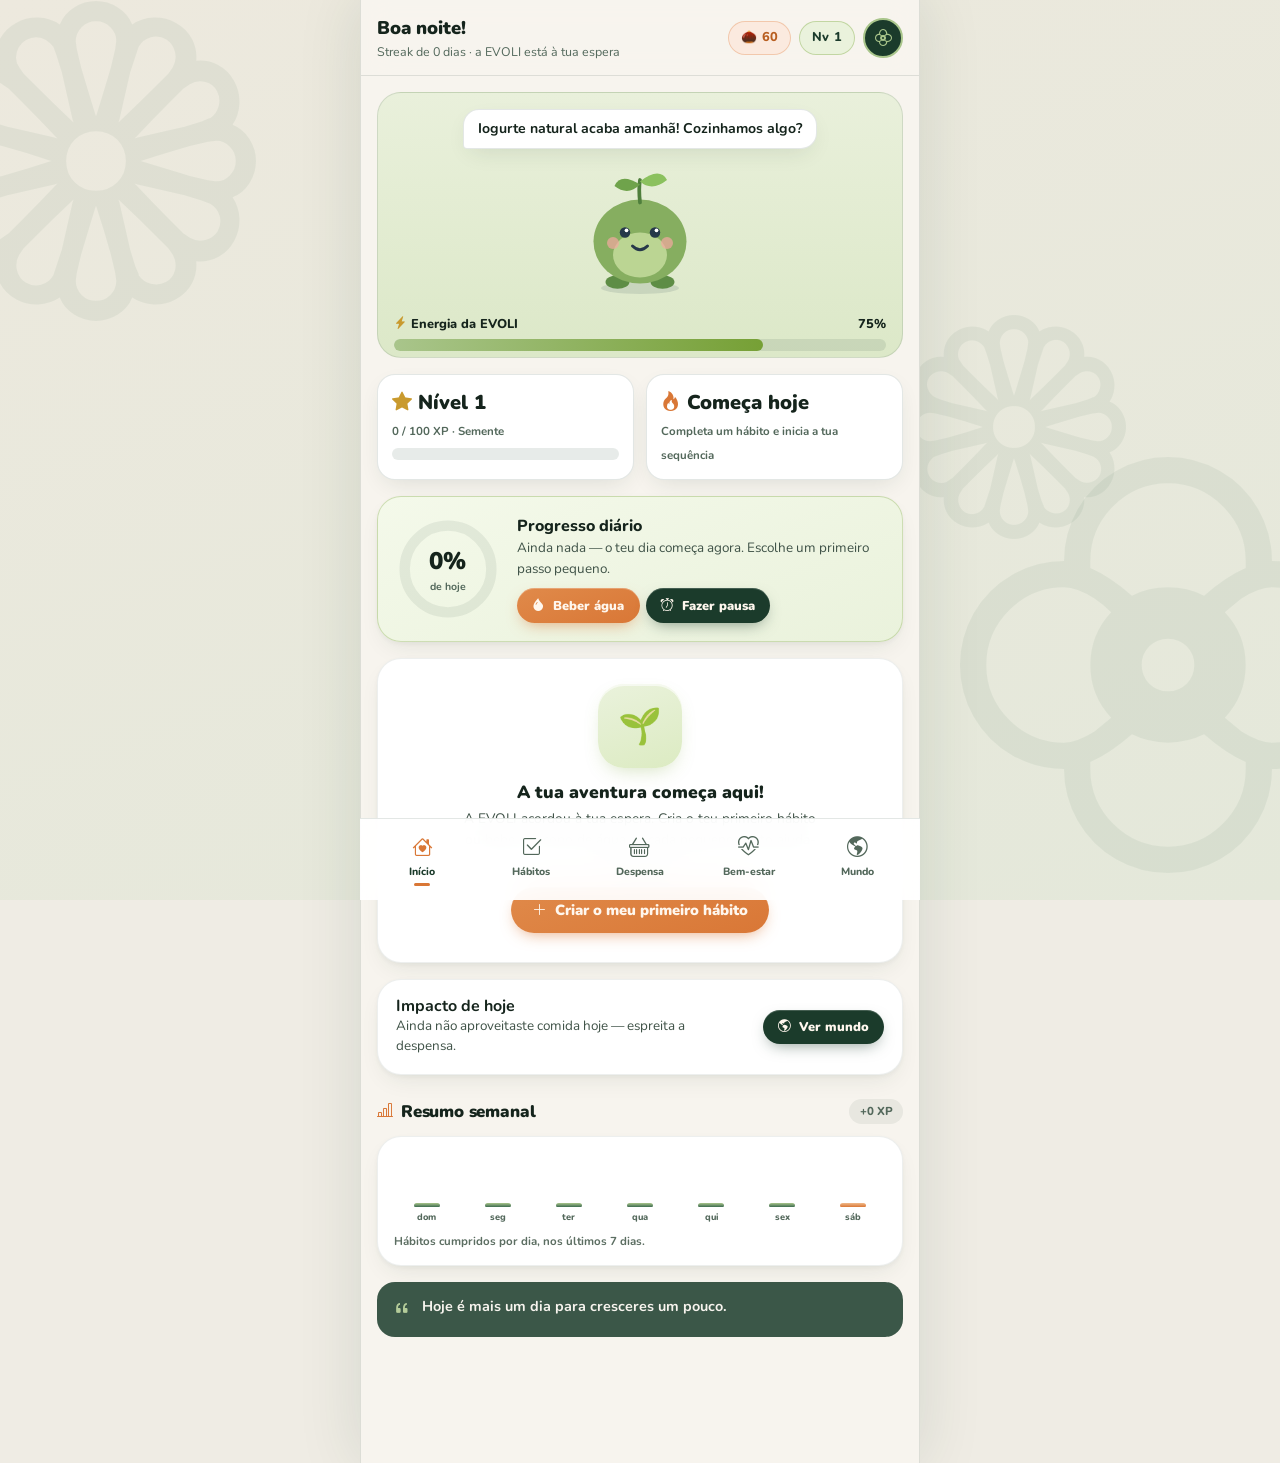
<file: Evologi-app-v1.2/index.html>
<!doctype html>
<html lang="pt">
<head>
<meta charset="utf-8" />
<meta name="viewport" content="width=device-width, initial-scale=1, viewport-fit=cover" />
<title>EVOLI — A tua mascote que cresce contigo</title>
<meta name="description" content="App EVOLI: hábitos saudáveis, menos desperdício alimentar e um mundo que evolui contigo. Equipa DKL_05 · LAPR1 · ISEP." />
<meta name="theme-color" content="#1B3B2B" />
<link rel="icon" type="image/svg+xml" href="assets/img/favicon.svg" />
<link rel="manifest" href="manifest.json" />
<link rel="preconnect" href="https://fonts.googleapis.com" />
<link rel="preconnect" href="https://fonts.gstatic.com" crossorigin />
<link href="https://fonts.googleapis.com/css2?family=Nunito:wght@500;600;700;800;900&display=swap" rel="stylesheet" />
<link rel="stylesheet" href="assets/vendor/icons/bootstrap-icons.min.css" />
<link rel="stylesheet" href="assets/css/app.css" />
</head>
<body>
<div class="app-backdrop" aria-hidden="true">
  <i class="bi bi-flower1 bb-leaf bb-1"></i>
  <i class="bi bi-flower2 bb-leaf bb-2"></i>
  <i class="bi bi-flower1 bb-leaf bb-3"></i>
</div>

<div class="app-shell" id="appShell" data-testid="app-shell">
  <header class="app-header" data-testid="app-header">
    <div class="ph-greet">
      <p class="ph-hello" id="hdrGreet" data-testid="header-greeting">Olá</p>
      <p class="ph-sub" id="hdrSub" data-testid="header-sub">Vamos cuidar do mundo?</p>
    </div>
    <div class="ph-right">
      <span class="pill seeds" id="pillSeeds" data-testid="pill-seeds" title="Sementes">🌰 <b>0</b></span>
      <span class="pill level" id="pillLevel" data-testid="pill-level" title="Nível">Nv <b>1</b></span>
      <button class="avatar-btn" id="btnProfile" data-testid="btn-profile" aria-label="Abrir o meu perfil"><span class="avatar-sprout" aria-hidden="true"><i class="bi bi-flower2"></i></span></button>
    </div>
  </header>

  <main class="app-main" id="viewRoot" data-testid="app-view" aria-live="polite"></main>

  <nav class="tabbar" id="tabbar" data-testid="tabbar" role="tablist" aria-label="Navegação principal"></nav>
</div>

<div id="overlays" data-testid="overlays"></div>

<script type="module" src="assets/js/main.js"></script>
</body>
</html>
</file>
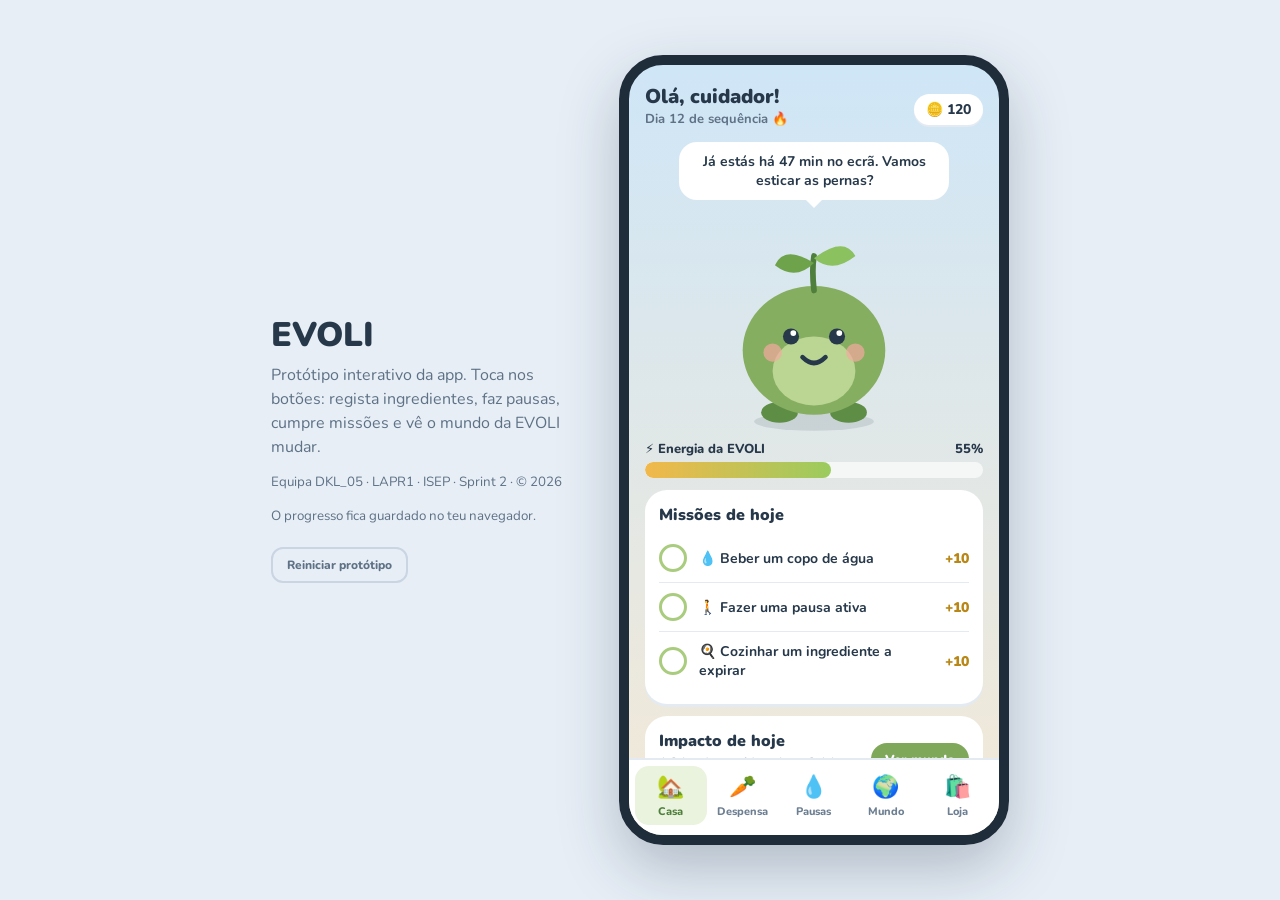
<file: prototipo/prototipo/index.html>
<!DOCTYPE html>
<html lang="pt-PT">
<head>
<meta charset="utf-8">
<meta name="viewport" content="width=device-width, initial-scale=1, viewport-fit=cover">
<title>EVOLI — Protótipo da app | Equipa DKL_05 · ISEP</title>
<meta name="description" content="Protótipo interativo da aplicação EVOLI: despensa anti-desperdício, pausas ativas e um mundo que floresce. Equipa DKL_05 · LAPR1 · ISEP.">
<link rel="icon" type="image/svg+xml" href="assets/img/favicon.svg">
<link href="https://fonts.googleapis.com/css2?family=Nunito:wght@500;700;800;900&display=swap" rel="stylesheet">
<link rel="stylesheet" href="assets/css/style.css">
</head>
<body>
<aside class="side">
  <h1>EVOLI</h1>
  <p>Protótipo interativo da app. Toca nos botões: regista ingredientes, faz pausas, cumpre missões e vê o mundo da EVOLI mudar.</p>
  <p><small>Equipa DKL_05 · LAPR1 · ISEP · Sprint 2 · © 2026</small></p>
  <p><small>O progresso fica guardado no teu navegador.</small></p>
  <button class="rst" id="reiniciar" data-testid="btn-reiniciar">Reiniciar protótipo</button>
</aside>

<main class="phone" aria-label="Protótipo da app EVOLI">
  <div class="toast" id="toast" role="status" aria-live="polite" data-testid="toast"><span id="toastIco">🌱</span><div id="toastTxt"></div></div>
  <div class="screen" id="screen" data-testid="app-screen"></div>
  <nav class="tabs" role="tablist" aria-label="Navegação principal" id="tabs"></nav>
</main>

<script src="assets/js/app.js"></script>
</body>
</html>
</file>
<file: Evologi-app-v1.2/assets/css/app.css>
/* EVOLI — App · Equipa DKL_05 · ISEP · LAPR1
   Identidade: paleta orgânica do projeto + Nunito (protótipo) */

:root {
  --ink: #15241C;
  --pine: #1B3B2B;
  --pine-2: #234634;
  --sage: #3D6B50;
  --lime: #76A035;
  --lime-soft: #A9C58B;
  --lime-tint: #EAF2DC;
  --terra: #D97736;
  --terra-dark: #B85E20;
  --terra-tint: #FBEADF;
  --amber: #C99A2E;
  --amber-tint: #FAF1DA;
  --linen: #F7F4EE;
  --oat: #EFECE4;
  --card: #FFFFFF;
  --muted: #53685B;
  --line: rgba(27, 59, 43, 0.12);
  --ok: #4F9A47;
  --shadow-soft: 0 8px 24px -8px rgba(27, 59, 43, 0.14);
  --shadow-pop: 0 18px 40px -16px rgba(27, 59, 43, 0.3);
  --ease: cubic-bezier(0.16, 1, 0.3, 1);
  --spring: cubic-bezier(0.34, 1.56, 0.64, 1);
  --font: "Nunito", "Segoe UI", sans-serif;
  --r-lg: 24px; --r-md: 18px; --r-sm: 12px;
  --txt-sec: #3F5247;
  --txt-light: #5C6E62;
  --surface: #FBFAF6;
}

/* tipografia refinada */
h1 { font-weight: 900; letter-spacing: -0.02em; }
h2 { font-weight: 800; }
.sub { color: var(--txt-sec); }
.mini { color: var(--txt-light); font-weight: 700; }
b, strong { font-weight: 800; }

* { -webkit-tap-highlight-color: transparent; box-sizing: border-box; }
html, body { height: 100%; }
body {
  margin: 0; font-family: var(--font); color: var(--ink);
  background: var(--oat); line-height: 1.5; overflow-x: hidden;
}
img, svg { max-width: 100%; }
button { font-family: inherit; cursor: pointer; }
input, select, textarea { font-family: inherit; font-size: 1rem; color: var(--ink); }
h1, h2, h3, h4 { margin: 0; line-height: 1.2; }
p { margin: 0; }
::selection { background: var(--lime); color: var(--ink); }

/* ---------- fundo decorativo (desktop) ---------- */
.app-backdrop { position: fixed; inset: 0; z-index: -1; background: linear-gradient(160deg, #EDE9DE 0%, #E4E8DA 100%); overflow: hidden; }
.bb-leaf { position: absolute; color: var(--sage); opacity: 0.07; pointer-events: none; }
.bb-1 { font-size: 20rem; top: -4rem; left: -4rem; }
.bb-2 { font-size: 26rem; bottom: -6rem; right: -6rem; }
.bb-3 { font-size: 14rem; top: 30%; right: 12%; }

/* ---------- shell ---------- */
.app-shell {
  position: relative; max-width: 560px; margin: 0 auto;
  min-height: 100dvh; background: var(--linen);
  display: flex; flex-direction: column;
  box-shadow: 0 0 60px rgba(27, 59, 43, 0.12);
}
@media (min-width: 600px) {
  .app-shell { border-radius: 0; border-left: 1px solid var(--line); border-right: 1px solid var(--line); }
}

/* ---------- header ---------- */
.app-header {
  position: sticky; top: 0; z-index: 40;
  display: flex; align-items: center; justify-content: space-between; gap: 0.8rem;
  padding: 0.9rem 1rem 0.8rem;
  background: rgba(247, 244, 238, 0.88);
  -webkit-backdrop-filter: blur(14px); backdrop-filter: blur(14px);
  border-bottom: 1px solid var(--line);
}
.ph-hello { font-weight: 900; font-size: 1.15rem; }
.ph-sub { font-size: 0.78rem; color: var(--muted); margin-top: 1px; }
.ph-right { display: flex; align-items: center; gap: 0.5rem; }
.pill {
  display: inline-flex; align-items: center; gap: 0.3rem;
  border-radius: 999px; padding: 0.38rem 0.75rem;
  font-size: 0.8rem; font-weight: 800; white-space: nowrap;
}
.pill.seeds { background: var(--terra-tint); color: var(--terra-dark); border: 1px solid rgba(217, 119, 54, 0.3); }
.pill.level { background: var(--lime-tint); color: var(--pine); border: 1px solid rgba(118, 160, 53, 0.35); }
.avatar-btn {
  width: 40px; height: 40px; border-radius: 50%; border: 2px solid var(--lime-soft);
  background: var(--pine); color: var(--lime-soft); display: flex; align-items: center; justify-content: center;
  font-size: 1.05rem; transition: transform 0.3s var(--spring);
}
.avatar-btn:active { transform: scale(0.92); }

/* ---------- main ---------- */
.app-main { flex: 1; padding: 1rem 1rem 110px; }
.tab-anim { animation: viewIn 0.45s var(--ease); }
@keyframes viewIn { from { opacity: 0; transform: translateY(14px); } to { opacity: 1; transform: none; } }

/* ---------- tabbar ---------- */
.tabbar {
  position: fixed; bottom: 0; left: 50%; transform: translateX(-50%);
  width: 100%; max-width: 560px; z-index: 45;
  display: flex; padding: 0.45rem 0.5rem calc(0.45rem + env(safe-area-inset-bottom));
  background: rgba(255, 255, 255, 0.92);
  -webkit-backdrop-filter: blur(16px); backdrop-filter: blur(16px);
  border-top: 1px solid var(--line);
}
.tab-btn {
  flex: 1; display: flex; flex-direction: column; align-items: center; gap: 2px;
  background: none; border: 0; border-radius: 14px;
  padding: 0.45rem 0.2rem; font-size: 0.66rem; font-weight: 800; color: var(--muted);
  transition: color 0.25s ease, transform 0.3s var(--spring);
}
.tab-btn .bi { font-size: 1.3rem; }
.tab-btn:active { transform: scale(0.9); }
.tab-btn.active { color: var(--pine); }
.tab-btn.active .bi { color: var(--terra); }
.tab-btn.active::after { content: ""; width: 16px; height: 3px; border-radius: 99px; background: var(--terra); margin-top: 2px; }

/* ---------- cartões e blocos ---------- */
.card {
  background: var(--card); border: 1px solid rgba(27, 59, 43, 0.08); border-radius: var(--r-lg);
  padding: 1.1rem 1.1rem;
  box-shadow: 0 2px 4px rgba(27, 59, 43, 0.04), 0 10px 24px -8px rgba(27, 59, 43, 0.1);
  margin-bottom: 1rem; position: relative;
  transition: transform 0.35s var(--ease), box-shadow 0.35s ease;
}
.card.tight { padding: 0.9rem 1rem; }
.sec-title { display: flex; align-items: center; justify-content: space-between; gap: 0.6rem; margin: 1.5rem 0 0.7rem; }
.sec-title h2 { font-size: 1.05rem; font-weight: 900; display: flex; align-items: center; gap: 0.5rem; letter-spacing: -0.01em; }
.sec-title h2 .bi { color: var(--terra); font-size: 1rem; }
.sec-title .link { background: none; border: 0; font-weight: 800; font-size: 0.8rem; color: var(--sage); text-decoration: underline; }
.sub { color: var(--txt-sec); font-size: 0.84rem; }
.mini { font-size: 0.72rem; color: var(--txt-light); font-weight: 700; }

/* ---------- palco da mascote ---------- */
.mascot-stage {
  position: relative; background: linear-gradient(180deg, #E9F0DB 0%, #DCE8C8 100%);
  border: 1px solid var(--line); border-radius: var(--r-lg);
  padding: 1rem 1rem 0.4rem; text-align: center; overflow: hidden; margin-bottom: 1rem;
}
.bubble {
  position: relative; display: inline-block; background: #fff; border: 1px solid var(--line);
  border-radius: 16px 16px 16px 4px; padding: 0.55rem 0.9rem; font-size: 0.88rem; font-weight: 700;
  box-shadow: var(--shadow-soft); margin-bottom: 0.4rem; max-width: 92%;
  animation: bubbleIn 0.5s var(--spring);
}
@keyframes bubbleIn { from { opacity: 0; transform: translateY(8px) scale(0.95); } to { opacity: 1; transform: none; } }
.mascot-svg { width: 150px; margin: -6px auto 0; display: block; }
.mascot-svg .float { animation: bob 3.6s ease-in-out infinite alternate; transform-origin: 50% 80%; }
.mascot-svg { overflow: visible; }
@keyframes bob { from { transform: translateY(-4px) scale(1); } to { transform: translateY(5px) scale(1.015); } }
/* respiração */
.mascot-svg .breathe { animation: breathe 4.2s ease-in-out infinite alternate; transform-origin: 50% 85%; }
@keyframes breathe { from { transform: scale(1); } to { transform: scale(1.02, 0.985); } }
/* piscar os olhos */
.mascot-svg .eyes-closed { opacity: 0; animation: blink 5.2s infinite; }
@keyframes blink { 0%, 92%, 100% { opacity: 0; } 95%, 97% { opacity: 1; } }
/* reação ao completar */
.mascot-svg.reaction .float { animation: cheer 0.7s var(--spring) 2; }
.mascot-svg.reaction .reaction-hearts { animation: heartsUp 1.4s ease-out forwards; }
.reaction-hearts { opacity: 0; }
@keyframes heartsUp { 0% { opacity: 1; transform: translateY(0) scale(0.8); } 100% { opacity: 0; transform: translateY(-34px) scale(1.2); } }
.mascot-svg.celebrate .float { animation: cheer 0.7s var(--spring) 2; }
@keyframes cheer { 0%,100% { transform: translateY(0) rotate(0); } 30% { transform: translateY(-14px) rotate(-4deg); } 60% { transform: translateY(-6px) rotate(4deg); } }

/* energia */
.energy-head { display: flex; justify-content: space-between; align-items: baseline; font-size: 0.8rem; font-weight: 800; margin-top: 0.5rem; }
.energy-head .bi { color: var(--amber); }
.bar { height: 12px; border-radius: 99px; background: rgba(27, 59, 43, 0.1); overflow: hidden; margin-top: 5px; }
.bar > i {
  display: block; height: 100%; border-radius: 99px;
  background: linear-gradient(90deg, var(--lime-soft), var(--lime));
  transition: width 0.9s var(--ease);
}
.bar.terra > i { background: linear-gradient(90deg, #F0B98A, var(--terra)); }

/* ---------- stats & chips ---------- */
.grid2 { display: grid; grid-template-columns: 1fr 1fr; gap: 0.7rem; }
.grid3 { display: grid; grid-template-columns: repeat(3, 1fr); gap: 0.7rem; }
.stat-card {
  background: var(--card); border: 1px solid var(--line); border-radius: var(--r-md);
  padding: 0.8rem 0.9rem; box-shadow: var(--shadow-soft);
}
.stat-card b { font-size: 1.25rem; font-weight: 900; display: flex; align-items: center; gap: 0.35rem; }
.stat-card span { font-size: 0.72rem; color: var(--muted); font-weight: 700; }
.chip {
  display: inline-flex; align-items: center; gap: 0.3rem; border-radius: 99px;
  padding: 0.25rem 0.65rem; font-size: 0.72rem; font-weight: 800;
}
.chip.terra { background: var(--terra-tint); color: var(--terra-dark); }
.chip.amber { background: var(--amber-tint); color: #8A6A14; }
.chip.green { background: var(--lime-tint); color: var(--pine); }
.chip.gray { background: rgba(27, 59, 43, 0.07); color: var(--muted); }

/* anéis de progresso */
.ring-wrap { position: relative; width: 120px; height: 120px; margin: 0 auto; }
.ring-wrap svg { width: 100%; height: 100%; transform: rotate(-90deg); }
.ring-wrap .ring-txt { position: absolute; inset: 0; display: flex; flex-direction: column; align-items: center; justify-content: center; }
.ring-txt b { font-size: 1.5rem; font-weight: 900; }
.ring-txt span { font-size: 0.66rem; color: var(--muted); font-weight: 700; text-align: center; }
.ring-track { fill: none; stroke: rgba(27, 59, 43, 0.08); stroke-width: 12; }
.ring-val { fill: none; stroke: var(--lime); stroke-width: 12; stroke-linecap: round; transition: stroke-dashoffset 1s var(--ease); }

/* ---------- missões ---------- */
.mission { display: flex; align-items: center; gap: 0.75rem; padding: 0.65rem 0.2rem; border-bottom: 1px dashed var(--line); }
.mission:last-child { border-bottom: 0; }
.m-ico {
  width: 40px; height: 40px; border-radius: 13px; flex-shrink: 0;
  background: var(--lime-tint); color: var(--sage); display: flex; align-items: center; justify-content: center; font-size: 1.1rem;
}
.mission.done .m-ico { background: var(--pine); color: var(--lime-soft); }
.m-body { flex: 1; min-width: 0; }
.m-body b { font-size: 0.88rem; display: block; }
.m-body .mini { margin-top: 1px; }
.m-reward { display: flex; flex-direction: column; align-items: flex-end; gap: 2px; }
.m-reward .xp { font-size: 0.72rem; font-weight: 900; color: var(--sage); }
.m-reward .seeds { font-size: 0.7rem; font-weight: 800; color: var(--terra-dark); }
.mission.done .m-body b { color: var(--muted); text-decoration: line-through; }
.mission .prog { height: 5px; background: rgba(27, 59, 43, 0.08); border-radius: 99px; margin-top: 5px; overflow: hidden; }
.mission .prog i { display: block; height: 100%; background: var(--lime); border-radius: 99px; transition: width 0.6s var(--ease); }

/* ---------- botões ---------- */
.btn {
  display: inline-flex; align-items: center; justify-content: center; gap: 0.5rem;
  border: 0; border-radius: 99px; padding: 0.8rem 1.3rem;
  font-weight: 900; font-size: 0.92rem; color: #FFF7EE; background: var(--pine);
  box-shadow: 0 6px 16px -6px rgba(27, 59, 43, 0.55), inset 0 1px 0 rgba(255,255,255,0.18);
  transition: transform 0.28s var(--spring), box-shadow 0.28s ease, background-color 0.22s ease, opacity 0.2s ease, filter 0.2s ease;
}
.btn:hover { transform: translateY(-2px); filter: brightness(1.06); }
.btn:active { transform: scale(0.95); filter: brightness(0.96); }
.btn:disabled { opacity: 0.45; pointer-events: none; }
.btn.terra { background: linear-gradient(160deg, #E08A4A, var(--terra)); box-shadow: 0 6px 16px -6px rgba(217, 119, 54, 0.65), inset 0 1px 0 rgba(255,255,255,0.25); }
.btn.ghost { background: transparent; color: var(--pine); border: 1.5px solid rgba(27, 59, 43, 0.2); box-shadow: none; }
.btn.ghost:hover { background: #fff; border-color: rgba(27, 59, 43, 0.35); }
.btn.soft { background: var(--lime-tint); color: var(--pine); box-shadow: none; border: 1.5px solid rgba(118, 160, 53, 0.3); }
.btn.soft:hover { background: #E0EDC9; }
.btn.sm { padding: 0.52rem 0.95rem; font-size: 0.8rem; }
.btn.block { width: 100%; }
.btn.danger { background: #B3462E; }
.icon-btn {
  width: 36px; height: 36px; border-radius: 11px; border: 1px solid var(--line);
  background: #fff; color: var(--muted); display: inline-flex; align-items: center; justify-content: center; font-size: 0.95rem;
  transition: transform 0.25s var(--spring), color 0.2s ease, border-color 0.2s ease;
}
.icon-btn:active { transform: scale(0.88); }
.icon-btn.danger { color: #B3462E; border-color: rgba(179, 70, 46, 0.3); }
.fab {
  position: fixed; bottom: calc(84px + env(safe-area-inset-bottom)); left: 50%; transform: translateX(-50%);
  width: 100%; max-width: 512px; display: flex; justify-content: flex-end; padding-right: 0; pointer-events: none; z-index: 42;
}
.fab button { pointer-events: auto; width: 54px; height: 54px; border-radius: 50%; border: 0; background: var(--terra); color: #FFF7EE; font-size: 1.4rem; box-shadow: var(--shadow-pop); transition: transform 0.3s var(--spring); }
.fab button:active { transform: scale(0.9); }

/* ---------- hábitos ---------- */
.habit-row {
  display: flex; align-items: center; gap: 0.75rem;
  background: var(--card); border: 1px solid rgba(27, 59, 43, 0.07); border-radius: var(--r-md);
  padding: 0.75rem 0.85rem; margin-bottom: 0.6rem;
  box-shadow: 0 2px 4px rgba(27, 59, 43, 0.03), 0 8px 20px -8px rgba(27, 59, 43, 0.08);
  transition: transform 0.3s var(--ease), box-shadow 0.3s ease, border-color 0.25s ease;
}
.habit-row:hover { transform: translateY(-2px); box-shadow: 0 4px 8px rgba(27, 59, 43, 0.06), 0 12px 26px -10px rgba(27, 59, 43, 0.14); }
.habit-check {
  width: 36px; height: 36px; border-radius: 50%; border: 2px solid var(--lime-soft);
  background: #fff; color: transparent; font-size: 1.05rem; flex-shrink: 0;
  display: flex; align-items: center; justify-content: center;
  transition: background-color 0.25s ease, border-color 0.25s ease, transform 0.28s var(--spring), box-shadow 0.25s ease;
}
.habit-check:hover { border-color: var(--lime); box-shadow: 0 0 0 4px rgba(118, 160, 53, 0.14); }
.habit-check:active { transform: scale(0.82); }
.habit-row.done .habit-check { background: var(--lime); border-color: var(--lime); color: #fff; animation: checkPop 0.45s var(--spring); }
@keyframes checkPop { 0% { transform: scale(0.6); } 70% { transform: scale(1.18); } 100% { transform: scale(1); } }
.habit-row.done .h-name { color: var(--txt-light); text-decoration: line-through; }
.h-info { flex: 1; min-width: 0; }
.h-name { font-weight: 800; font-size: 0.92rem; }
.h-meta { display: flex; align-items: center; gap: 0.4rem; margin-top: 3px; flex-wrap: wrap; }
.cat-dot { width: 8px; height: 8px; border-radius: 50%; flex-shrink: 0; }
.flame { color: var(--terra); font-weight: 900; font-size: 0.72rem; display: inline-flex; align-items: center; gap: 0.2rem; }
.h-actions { display: flex; gap: 0.35rem; }

/* empty states */
.empty-state { text-align: center; padding: 1.6rem 1rem 1.8rem; }
.empty-state .empty-illus {
  width: 84px; height: 84px; border-radius: 26px; margin: 0 auto 0.9rem;
  background: linear-gradient(160deg, var(--lime-tint), #DCEBC2);
  display: flex; align-items: center; justify-content: center; font-size: 2.2rem;
  box-shadow: inset 0 2px 0 rgba(255,255,255,0.6), 0 8px 20px -8px rgba(118, 160, 53, 0.35);
}
.empty-state h3 { font-size: 1.1rem; font-weight: 900; margin-bottom: 0.35rem; }
.empty-state p { color: var(--txt-sec); font-size: 0.86rem; max-width: 22rem; margin: 0 auto 1rem; }

/* heatmap */
.heat { display: grid; grid-template-columns: repeat(7, 1fr); gap: 4px; }
.heat-cell { aspect-ratio: 1; border-radius: 5px; background: rgba(27, 59, 43, 0.06); }
.heat-cell.l1 { background: #D9E7C4; } .heat-cell.l2 { background: #B4D18B; }
.heat-cell.l3 { background: var(--lime); } .heat-cell.today { outline: 2px solid var(--terra); outline-offset: 1px; }
.heat-cell.future { opacity: 0.35; }
.heat-labels { display: grid; grid-template-columns: repeat(7, 1fr); gap: 4px; margin-top: 4px; }
.heat-labels span { text-align: center; font-size: 0.58rem; color: var(--muted); font-weight: 800; }

/* ---------- despensa ---------- */
.item-row {
  display: flex; align-items: center; gap: 0.8rem;
  background: var(--card); border: 1px solid var(--line); border-radius: var(--r-md);
  padding: 0.7rem 0.85rem; margin-bottom: 0.6rem; box-shadow: var(--shadow-soft);
}
.item-emo {
  width: 44px; height: 44px; border-radius: 13px; background: var(--oat);
  display: flex; align-items: center; justify-content: center; font-size: 1.35rem; flex-shrink: 0;
}
.i-info { flex: 1; min-width: 0; }
.i-name { font-weight: 800; font-size: 0.94rem; }
.i-sub { font-size: 0.74rem; color: var(--muted); margin-top: 1px; }
.tag { border-radius: 99px; padding: 0.22rem 0.6rem; font-size: 0.68rem; font-weight: 900; white-space: nowrap; }
.t-red { background: var(--terra-tint); color: var(--terra-dark); border: 1px solid rgba(217, 119, 54, 0.4); }
.t-yel { background: var(--amber-tint); color: #8A6A14; border: 1px solid rgba(201, 154, 46, 0.35); }
.t-grn { background: var(--lime-tint); color: var(--pine); border: 1px solid rgba(118, 160, 53, 0.35); }

.recipe-card {
  background: var(--pine); color: var(--linen); border-radius: var(--r-lg);
  padding: 1.1rem 1.1rem; margin-bottom: 1rem; box-shadow: var(--shadow-pop);
}
.recipe-card h3 { font-size: 1.1rem; font-weight: 900; }
.recipe-card .rp-meta { display: flex; gap: 0.5rem; margin: 0.5rem 0; flex-wrap: wrap; }
.recipe-card .rp-meta span { background: rgba(247, 244, 238, 0.12); border-radius: 99px; padding: 0.25rem 0.7rem; font-size: 0.7rem; font-weight: 800; }
.recipe-card .rp-ings { margin: 0.6rem 0; padding: 0; list-style: none; display: flex; flex-direction: column; gap: 0.3rem; font-size: 0.84rem; }
.recipe-card .rp-ings li { display: flex; gap: 0.5rem; align-items: baseline; }
.recipe-card .rp-ings .bi { color: var(--lime-soft); font-size: 0.7rem; }
.recipe-card .rp-ings .miss { color: rgba(247, 244, 238, 0.6); }
.recipe-card .rp-ings .miss .bi { color: var(--terra); }

/* ---------- bem-estar ---------- */
.counter-row { display: flex; align-items: center; justify-content: center; gap: 1rem; margin: 0.6rem 0; }
.counter-val { font-size: 2.2rem; font-weight: 900; min-width: 90px; text-align: center; }
.counter-val small { display: block; font-size: 0.7rem; color: var(--muted); font-weight: 700; }
.round-btn {
  width: 48px; height: 48px; border-radius: 50%; border: 0; font-size: 1.3rem;
  background: var(--lime-tint); color: var(--pine);
  display: flex; align-items: center; justify-content: center;
  transition: transform 0.3s var(--spring);
}
.round-btn:active { transform: scale(0.85); }
.round-btn.terra { background: var(--terra-tint); color: var(--terra-dark); }
.cups-track { display: flex; gap: 6px; justify-content: center; flex-wrap: wrap; margin-top: 0.5rem; }
.cup { width: 26px; height: 34px; border-radius: 6px 6px 12px 12px; border: 2px solid var(--lime-soft); background: transparent; transition: background-color 0.3s ease, border-color 0.3s ease; }
.cup.full { background: var(--lime); border-color: var(--lime); }

.minibars { display: flex; align-items: flex-end; gap: 6px; height: 74px; padding-top: 0.4rem; }
.minibars .mb { flex: 1; display: flex; flex-direction: column; align-items: center; gap: 4px; height: 100%; justify-content: flex-end; }
.minibars .mb i { display: block; width: 100%; max-width: 26px; border-radius: 6px 6px 3px 3px; background: linear-gradient(180deg, var(--lime-soft), var(--sage)); min-height: 4px; transition: height 0.8s var(--ease); }
.minibars .mb span { font-size: 0.58rem; color: var(--muted); font-weight: 800; }
.minibars .mb.today i { background: linear-gradient(180deg, #F0B98A, var(--terra)); }

/* ---------- mundo ---------- */
.world-scene {
  border-radius: var(--r-lg); overflow: hidden; border: 1px solid var(--line);
  box-shadow: var(--shadow-soft); margin-bottom: 1rem;
}
.world-scene svg { display: block; width: 100%; height: auto; }
.phase-badge { position: absolute; }

.shop-grid { display: grid; grid-template-columns: 1fr 1fr; gap: 0.7rem; }
.shop-item {
  background: var(--card); border: 1px solid var(--line); border-radius: var(--r-md);
  padding: 0.85rem; text-align: center; box-shadow: var(--shadow-soft);
  display: flex; flex-direction: column; align-items: center; gap: 0.4rem;
}
.shop-item .emo { font-size: 1.9rem; }
.shop-item b { font-size: 0.8rem; line-height: 1.25; }
.shop-item .worn-tag { background: var(--lime); color: #fff; }

.ach-grid { display: grid; grid-template-columns: repeat(3, 1fr); gap: 0.6rem; }
.ach-card {
  background: var(--card); border: 1px solid var(--line); border-radius: var(--r-md);
  padding: 0.8rem 0.5rem; text-align: center; box-shadow: var(--shadow-soft);
}
.ach-card .emo { font-size: 1.6rem; display: block; }
.ach-card b { font-size: 0.68rem; display: block; margin-top: 4px; line-height: 1.3; }
.ach-card.locked { opacity: 0.45; filter: grayscale(1); }
.ach-card .mini { margin-top: 2px; }

/* ---------- perfil (drawer) ---------- */
.drawer-overlay, .modal-overlay {
  position: fixed; inset: 0; z-index: 60; background: rgba(21, 36, 28, 0.5);
  -webkit-backdrop-filter: blur(4px); backdrop-filter: blur(4px);
  animation: fadeIn 0.3s ease;
}
@keyframes fadeIn { from { opacity: 0; } to { opacity: 1; } }
.drawer {
  position: fixed; top: 0; right: 0; bottom: 0; z-index: 61;
  width: min(430px, 100%); background: var(--linen);
  box-shadow: var(--shadow-pop); overflow-y: auto; overscroll-behavior: contain;
  animation: slideIn 0.4s var(--ease); padding: 1rem 1rem 2.5rem;
}
@keyframes slideIn { from { transform: translateX(60px); opacity: 0; } to { transform: none; opacity: 1; } }
.drawer-head { display: flex; align-items: center; justify-content: space-between; margin-bottom: 0.8rem; }
.drawer-head h2 { font-size: 1.2rem; font-weight: 900; }
.drawer-x { border: 1px solid var(--line); background: #fff; width: 38px; height: 38px; border-radius: 12px; font-size: 1.1rem; color: var(--muted); }

/* ---------- sheet / modal ---------- */
.sheet-wrap, .modal-wrap {
  position: fixed; inset: 0; z-index: 70; display: flex; align-items: flex-end; justify-content: center;
  background: rgba(21, 36, 28, 0.5); -webkit-backdrop-filter: blur(4px); backdrop-filter: blur(4px);
  animation: fadeIn 0.25s ease;
}
.modal-wrap { align-items: center; padding: 1.2rem; }
.sheet {
  width: 100%; max-width: 560px; background: var(--linen);
  border-radius: 26px 26px 0 0; padding: 1.2rem 1.2rem calc(1.4rem + env(safe-area-inset-bottom));
  max-height: 88dvh; overflow-y: auto; animation: sheetUp 0.4s var(--ease);
}
.modal { width: 100%; max-width: 380px; background: var(--linen); border-radius: 22px; padding: 1.3rem; animation: sheetUp 0.35s var(--ease); }
@keyframes sheetUp { from { transform: translateY(60px); opacity: 0; } to { transform: none; opacity: 1; } }
.sheet-head { display: flex; align-items: center; justify-content: space-between; margin-bottom: 0.9rem; }
.sheet-head h3 { font-size: 1.05rem; font-weight: 900; }

/* formulários */
.field { margin-bottom: 0.9rem; }
.field label { display: block; font-size: 0.78rem; font-weight: 900; margin-bottom: 0.35rem; color: var(--pine); }
.field input[type="text"], .field input[type="date"], .field input[type="time"], .field input[type="number"], .field select {
  width: 100%; border: 1.5px solid var(--line); border-radius: 13px; padding: 0.7rem 0.85rem;
  background: #fff; outline: none; transition: border-color 0.2s ease, box-shadow 0.2s ease;
}
.field input:focus, .field select:focus { border-color: var(--sage); box-shadow: 0 0 0 4px rgba(61, 107, 80, 0.1); }
.field-row { display: grid; grid-template-columns: 1fr 1fr; gap: 0.7rem; }
.seg { display: flex; background: #fff; border: 1.5px solid var(--line); border-radius: 13px; padding: 4px; gap: 4px; }
.seg button { flex: 1; border: 0; background: transparent; border-radius: 10px; padding: 0.5rem 0.4rem; font-weight: 800; font-size: 0.78rem; color: var(--muted); transition: background-color 0.2s ease, color 0.2s ease; }
.seg button.on { background: var(--pine); color: var(--linen); }
.week-chips { display: flex; gap: 6px; }
.week-chips button {
  flex: 1; border: 1.5px solid var(--line); background: #fff; border-radius: 11px;
  padding: 0.5rem 0; font-weight: 900; font-size: 0.75rem; color: var(--muted);
}
.week-chips button.on { background: var(--lime-tint); border-color: var(--lime); color: var(--pine); }
.cat-pick { display: flex; flex-wrap: wrap; gap: 0.5rem; }
.cat-pick button { border: 1.5px solid var(--line); background: #fff; border-radius: 99px; padding: 0.5rem 0.85rem; font-weight: 800; font-size: 0.78rem; color: var(--muted); display: inline-flex; align-items: center; gap: 0.35rem; }
.cat-pick button.on { border-color: var(--pine); background: var(--pine); color: var(--linen); }
.tpl-chips { display: flex; flex-wrap: wrap; gap: 0.5rem; margin: 0.4rem 0 1rem; }
.tpl-chips button { border: 1.5px dashed var(--lime-soft); background: var(--lime-tint); color: var(--pine); border-radius: 99px; padding: 0.45rem 0.8rem; font-weight: 800; font-size: 0.75rem; }

/* ---------- toasts & celebração ---------- */
.toast {
  position: fixed; left: 50%; bottom: calc(92px + env(safe-area-inset-bottom)); transform: translateX(-50%) translateY(20px);
  z-index: 80; display: flex; align-items: center; gap: 0.6rem;
  background: var(--pine); color: var(--linen); border-radius: 16px;
  padding: 0.75rem 1.1rem; font-size: 0.86rem; font-weight: 800;
  box-shadow: var(--shadow-pop); opacity: 0; pointer-events: none;
  transition: opacity 0.3s ease, transform 0.4s var(--ease);
  max-width: min(480px, calc(100vw - 32px));
}
.toast.on { opacity: 1; transform: translateX(-50%) translateY(0); }
.celebrate {
  position: fixed; inset: 0; z-index: 75; display: flex; align-items: center; justify-content: center;
  pointer-events: none;
}
.celebrate .cel-card {
  background: #fff; border-radius: 24px; padding: 1.4rem 1.8rem; text-align: center;
  box-shadow: var(--shadow-pop); animation: celIn 0.5s var(--spring);
  border: 1px solid var(--line);
}
@keyframes celIn { from { transform: scale(0.6); opacity: 0; } to { transform: scale(1); opacity: 1; } }
.celebrate .cel-card .big { font-size: 2rem; display: block; animation: cheer 0.8s var(--spring) 2; }
.celebrate .cel-card b { font-size: 1.05rem; display: block; margin-top: 0.3rem; }
.celebrate .cel-card span { font-size: 0.8rem; color: var(--muted); }
.spark { position: absolute; width: 10px; height: 10px; border-radius: 50%; animation: sparkFly 0.9s var(--ease) forwards; }
@keyframes sparkFly { from { transform: translate(0, 0) scale(1); opacity: 1; } to { transform: translate(var(--dx), var(--dy)) scale(0.2); opacity: 0; } }

/* lista de histórico */
.hist-row { display: flex; align-items: center; gap: 0.7rem; padding: 0.55rem 0.1rem; border-bottom: 1px dashed var(--line); font-size: 0.82rem; }
.hist-row:last-child { border-bottom: 0; }
.hist-row .bi { color: var(--sage); }
.hist-row .when { margin-left: auto; color: var(--muted); font-size: 0.7rem; white-space: nowrap; }

/* integrações */
.int-card { display: flex; align-items: flex-start; gap: 0.7rem; padding: 0.7rem 0; border-bottom: 1px dashed var(--line); }
.int-card:last-child { border-bottom: 0; }
.int-ico { width: 38px; height: 38px; border-radius: 12px; background: var(--oat); display: flex; align-items: center; justify-content: center; font-size: 1.05rem; color: var(--sage); flex-shrink: 0; }
.int-card b { font-size: 0.86rem; display: block; }
.int-card p { font-size: 0.74rem; color: var(--muted); margin-top: 2px; }

/* disclaimers */
.disclaimer {
  display: flex; gap: 0.6rem; background: var(--oat); border: 1px dashed var(--line);
  border-radius: var(--r-sm); padding: 0.7rem 0.85rem; font-size: 0.74rem; color: var(--muted); line-height: 1.5; margin-top: 0.8rem;
}
.disclaimer .bi { color: var(--terra); flex-shrink: 0; transform: translateY(1px); }

/* quote */
.quote-card { background: var(--pine); color: var(--linen); border-radius: var(--r-md); padding: 0.9rem 1rem; font-size: 0.9rem; font-weight: 700; display: flex; gap: 0.7rem; align-items: flex-start; margin-bottom: 1rem; }
.quote-card .bi { color: var(--lime-soft); font-size: 1.1rem; flex-shrink: 0; }

/* section header compacto */
.page-title { display: flex; align-items: center; justify-content: space-between; gap: 0.6rem; margin-bottom: 0.9rem; }
.page-title h1 { font-size: 1.35rem; font-weight: 900; }
.page-title p { font-size: 0.78rem; color: var(--muted); }

/* responsivo */
@media (max-width: 420px) {
  .app-main { padding: 0.8rem 0.8rem 110px; }
  .grid3 { grid-template-columns: 1fr 1fr 1fr; gap: 0.5rem; }
  .mascot-svg { width: 132px; }
}
@media (prefers-reduced-motion: reduce) {
  *, *::before, *::after { animation: none !important; transition: none !important; }
}
</file>
<file: prototipo/prototipo/assets/css/style.css>
:root{--page:#E7EEF6;--ink:#26384A;--muted:#5E7185;--sky1:#CFE6F7;--sky2:#F3E9D7;--card:#FFFFFF;--moss:#7FA85A;--moss-d:#4F7F3C;--leaf:#A9CC7E;--coin:#F2B84B;--coral:#E8806F;--water:#6BB6E8;--line:#E3EAF1;box-sizing:border-box;padding-top:env(safe-area-inset-top,0px);padding-bottom:env(safe-area-inset-bottom,0px)}
@media (prefers-color-scheme:dark){:root:not([data-theme="light"]){--page:#14202C;--ink:#E6EEF6;--muted:#9FB2C5}}
:root[data-theme="dark"]{--page:#14202C;--ink:#E6EEF6;--muted:#9FB2C5}
*{box-sizing:inherit}
html,body{margin:0;height:100%}
body{background:var(--page);color:var(--ink);font-family:'Nunito','Trebuchet MS',system-ui,sans-serif;display:flex;align-items:center;justify-content:center;gap:48px;padding:16px}
.side{max-width:300px}
.side h1{font-size:34px;line-height:1.1;margin:0 0 8px;font-weight:900}
.side p{color:var(--muted);line-height:1.5;margin:0 0 10px}
.side small{color:var(--muted)}
.rst{margin-top:10px;background:none;border:2px solid #c9d5e2;color:#5E7185;font:inherit;font-weight:800;font-size:12px;padding:8px 14px;border-radius:12px;cursor:pointer}
.rst:hover{border-color:#E8806F;color:#B4452F}
.phone{width:390px;height:790px;max-height:calc(100vh - 32px);background:linear-gradient(#CFE6F7,#F3E9D7);border-radius:44px;border:10px solid #1f2d3b;position:relative;overflow:hidden;display:flex;flex-direction:column;color:#26384A;box-shadow:0 24px 60px rgba(20,40,60,.25)}
.screen{flex:1;overflow-y:auto;padding:18px 16px 12px;scrollbar-width:none}
.screen::-webkit-scrollbar{display:none}
.top{display:flex;justify-content:space-between;align-items:center;margin-bottom:6px}
.hello{font-weight:900;font-size:20px}
.pill{background:#fff;border-radius:99px;padding:6px 12px;font-weight:800;font-size:14px;box-shadow:0 2px 0 var(--line)}
.stage{position:relative;text-align:center}
.bubble{background:#fff;border-radius:18px;padding:10px 14px;font-weight:700;font-size:14px;display:inline-block;max-width:270px;position:relative;margin-bottom:10px}
.bubble:after{content:"";position:absolute;left:50%;bottom:-8px;margin-left:-8px;border:8px solid transparent;border-bottom:0;border-top-color:#fff}
.stage svg{width:230px;height:230px;display:block;margin:0 auto}
.bar{height:16px;border-radius:99px;background:#ffffffaa;overflow:hidden;margin:4px 0}
.bar i{display:block;height:100%;border-radius:99px;background:linear-gradient(90deg,#F2B84B,#9BCB5E);transition:width .5s}
.lbl{display:flex;justify-content:space-between;font-weight:800;font-size:13px}
.card{background:var(--card);border-radius:22px;padding:14px;margin-top:12px;box-shadow:0 3px 0 var(--line)}
.card h3{margin:0 0 8px;font-size:16px;font-weight:900}
.q{display:flex;align-items:center;gap:12px;padding:10px 0;border-top:1px solid var(--line);font-weight:700;font-size:14px}
.q:first-of-type{border-top:0}
.q .ck{width:28px;height:28px;border-radius:50%;border:3px solid var(--leaf);display:grid;place-items:center;font-size:15px;color:#fff;flex:none}
.q.done .ck{background:var(--moss)}
.q.done span{text-decoration:line-through;color:#8a99a8}
.q em{margin-left:auto;font-style:normal;color:#B98716;font-weight:900}
.btn{border:0;background:var(--moss);color:#fff;font:inherit;font-weight:900;padding:12px 18px;border-radius:16px;box-shadow:0 4px 0 var(--moss-d);cursor:pointer;width:100%;font-size:15px}
.btn:active{transform:translateY(3px);box-shadow:0 1px 0 var(--moss-d)}
.btn.alt{background:var(--water);box-shadow:0 4px 0 #3F8FC2}
.btn.sm{width:auto;padding:8px 14px;font-size:13px}
.btn:focus-visible,.tab:focus-visible{outline:3px solid #26384A;outline-offset:2px}
.btn[disabled]{background:#c9d3dc;box-shadow:0 4px 0 #a9b6c2;cursor:default}
.row{display:flex;gap:10px;align-items:center}
.item{display:flex;align-items:center;gap:12px;padding:10px 0;border-top:1px solid var(--line)}
.item:first-of-type{border-top:0}
.emo{font-size:26px;width:44px;height:44px;border-radius:14px;background:#EEF5E4;display:grid;place-items:center;flex:none}
.item b{display:block;font-size:15px}
.tag{font-size:12px;font-weight:800;padding:3px 10px;border-radius:99px;margin-left:auto;white-space:nowrap}
.t-red{background:#FDE3DE;color:#B4452F}.t-yel{background:#FCEFCB;color:#8C6407}.t-grn{background:#E1F0D2;color:#3F6B2B}
.add{display:flex;gap:8px;margin-top:10px}
.add input,.add select{flex:1;min-width:0;border:2px solid var(--line);border-radius:14px;padding:10px;font:inherit;font-weight:700;color:#26384A;background:#fff}
.recipe{background:#F3F9EA;border:2px dashed var(--leaf);border-radius:18px;padding:12px;margin-top:10px;font-size:14px;line-height:1.45}
.recipe h4{margin:0 0 4px;font-size:16px}
.ring{width:170px;height:170px;margin:6px auto;position:relative}
.ring svg{width:100%;height:100%;transform:rotate(-90deg)}
.ring div{position:absolute;inset:0;display:grid;place-items:center;text-align:center;font-weight:900;font-size:30px;line-height:1}
.ring small{display:block;font-size:12px;color:#5E7185;font-weight:700;margin-top:4px}
.grid2{display:grid;grid-template-columns:1fr 1fr;gap:10px}
.stat{background:#fff;border-radius:18px;padding:12px;text-align:center;box-shadow:0 3px 0 var(--line)}
.stat b{display:block;font-size:24px;font-weight:900}
.stat span{font-size:12px;font-weight:700;color:#5E7185}
.world{border-radius:24px;overflow:hidden;margin-top:6px}
.world svg{display:block;width:100%}
.shop{display:grid;grid-template-columns:1fr 1fr;gap:10px;margin-top:12px}
.shop .card{margin:0;text-align:center}
.shop .emo{margin:0 auto 6px;width:56px;height:56px;font-size:32px}
.shop b{font-size:14px;display:block;min-height:36px}
.tabs{display:flex;background:#fff;padding:6px 6px 10px;border-top:2px solid var(--line)}
.tab{flex:1;border:0;background:none;font:inherit;font-weight:800;font-size:11px;color:#6d7f92;padding:6px 0;border-radius:14px;cursor:pointer;display:flex;flex-direction:column;align-items:center;gap:2px}
.tab span{font-size:22px}
.tab[aria-selected="true"]{color:var(--moss-d);background:#EAF3DD}
.toast{position:absolute;left:16px;right:16px;top:14px;background:#26384A;color:#fff;border-radius:18px;padding:12px 14px;font-weight:700;font-size:14px;transform:translateY(-120px);transition:transform .35s;z-index:5;display:flex;gap:10px;align-items:center}
.toast.on{transform:none}
.h2{font-size:22px;font-weight:900;margin:2px 0 2px}
.sub{font-size:13px;color:#5E7185;font-weight:700;margin:0 0 8px}
@media (max-width:860px){.side{display:none}body{padding:0}.phone{width:100%;height:100vh;max-height:none;border:0;border-radius:0}}
@media (prefers-reduced-motion:no-preference){.float{animation:fl 3.2s ease-in-out infinite}@keyframes fl{50%{transform:translateY(-6px)}}}
</file>
<file: assets/css/style.css>
/* EVOLI — Equipa DKL_05 · ISEP · LAPR1 (Sprint 2)
   Página web estática: HTML5 + Bootstrap 5 + CSS próprio */

:root {
  --ink: #15241C;
  --pine: #1B3B2B;
  --pine-2: #234634;
  --sage: #3D6B50;
  --lime: #76A035;
  --lime-soft: #A9C58B;
  --terra: #D97736;
  --terra-dark: #B85E20;
  --linen: #F7F4EE;
  --oat: #EFECE4;
  --cream: #F2EFE6;
  --muted: #53685B;
  --line: rgba(27, 59, 43, 0.12);
  --shadow-soft: 0 10px 30px -5px rgba(27, 59, 43, 0.06), 0 4px 12px -2px rgba(27, 59, 43, 0.04);
  --shadow-hover: 0 20px 40px -15px rgba(217, 119, 54, 0.18);
  --ease-out: cubic-bezier(0.16, 1, 0.3, 1);
  --font-display: "Fraunces", Georgia, serif;
  --font-body: "Plus Jakarta Sans", "Segoe UI", sans-serif;
  --font-mono: "JetBrains Mono", "Courier New", monospace;
}

* { -webkit-tap-highlight-color: transparent; }

html { scroll-behavior: smooth; }
html, body { overflow-x: clip; }
html.lenis, html.lenis body { height: auto; }
.lenis.lenis-smooth { scroll-behavior: auto !important; }

body {
  margin: 0;
  background: var(--linen);
  color: var(--ink);
  font-family: var(--font-body);
  font-size: 1rem;
  line-height: 1.7;
  overflow-x: hidden;
}

::selection { background: var(--lime); color: var(--ink); }

::-webkit-scrollbar { width: 10px; }
::-webkit-scrollbar-track { background: var(--linen); }
::-webkit-scrollbar-thumb { background: var(--sage); border-radius: 8px; border: 2px solid var(--linen); }

img { max-width: 100%; }

/* ---------- utilitários ---------- */
.mono {
  font-family: var(--font-mono);
  font-size: 0.72rem;
  font-weight: 500;
  letter-spacing: 0.18em;
  text-transform: uppercase;
}
.sec { padding: clamp(72px, 10vw, 140px) 0; position: relative; }
.sec-label {
  display: inline-flex; align-items: center; gap: 0.6rem;
  color: var(--sage); margin-bottom: 1.4rem;
}
.sec-label::before {
  content: ""; width: 34px; height: 1px; background: var(--terra); display: inline-block;
}
h1, h2, h3, .display-font { font-family: var(--font-display); letter-spacing: -0.02em; }
h2 { font-size: clamp(2rem, 4.2vw, 3.1rem); font-weight: 600; line-height: 1.08; margin-bottom: 1.2rem; }
h3 { font-weight: 600; }
.lead-sub { font-size: clamp(1.02rem, 1.4vw, 1.2rem); color: var(--muted); max-width: 34rem; }
.terra { color: var(--terra); }
.sage { color: var(--sage); }
.it { font-style: italic; font-variation-settings: "opsz" 144; }

/* grão de papel */
.noise {
  position: fixed; inset: 0; z-index: 2000; pointer-events: none; opacity: 0.05;
  background-image: url("data:image/svg+xml,%3Csvg xmlns='http://www.w3.org/2000/svg' width='160' height='160'%3E%3Cfilter id='n'%3E%3CfeTurbulence type='fractalNoise' baseFrequency='0.9' numOctaves='2'/%3E%3C/filter%3E%3Crect width='160' height='160' filter='url(%23n)' opacity='0.6'/%3E%3C/svg%3E");
}

/* ---------- botões ---------- */
.btn-terra, .btn-ghost {
  display: inline-flex; align-items: center; gap: 0.55rem;
  border-radius: 999px; padding: 0.95rem 1.7rem;
  font-weight: 700; font-size: 0.95rem; text-decoration: none;
  transition: transform 0.35s var(--ease-out), box-shadow 0.35s var(--ease-out), background-color 0.25s ease, color 0.25s ease, border-color 0.25s ease;
  border: 1px solid transparent;
}
.btn-terra { background: var(--terra); color: #FFF7EE; box-shadow: 0 12px 24px -12px rgba(217, 119, 54, 0.55); }
.btn-terra:hover { background: var(--terra-dark); color: #FFF7EE; transform: translateY(-3px); box-shadow: 0 18px 30px -12px rgba(217, 119, 54, 0.65); }
.btn-terra .bi { transition: transform 0.35s var(--ease-out); }
.btn-terra:hover .bi { transform: translateX(4px); }
.btn-ghost { border-color: rgba(27, 59, 43, 0.25); color: var(--pine); background: transparent; }
.btn-ghost:hover { background: #fff; color: var(--pine); border-color: rgba(27, 59, 43, 0.4); transform: translateY(-3px); box-shadow: var(--shadow-soft); }
.btn-cream { background: var(--linen); color: var(--pine); border: 1px solid rgba(247, 244, 238, 0.25); }
.btn-cream:hover { background: #fff; color: var(--pine); transform: translateY(-3px); }

/* ---------- header ---------- */
.nav-glass {
  position: fixed; top: 0; left: 0; right: 0; z-index: 1030;
  background: rgba(247, 244, 238, 0.86);
  -webkit-backdrop-filter: blur(16px) saturate(180%);
  backdrop-filter: blur(16px) saturate(180%);
  border-bottom: 1px solid rgba(27, 59, 43, 0.08);
  transition: box-shadow 0.3s ease;
}
.nav-glass.scrolled { box-shadow: 0 12px 30px -18px rgba(21, 36, 28, 0.35); }
.navbar { padding-top: 0.9rem; padding-bottom: 0.9rem; }
.brand { display: flex; align-items: center; gap: 0.7rem; text-decoration: none; }
.brand-word { font-family: var(--font-display); font-weight: 700; font-size: 1.45rem; color: var(--pine); letter-spacing: -0.02em; }
.brand-chip { color: var(--muted); border-left: 1px solid var(--line); padding-left: 0.7rem; }
.nav-link-page {
  color: var(--ink); text-decoration: none; font-weight: 600; font-size: 0.92rem;
  position: relative; padding: 0.3rem 0;
}
.nav-link-page::after {
  content: ""; position: absolute; left: 0; bottom: -2px; height: 2px; width: 100%;
  background: var(--lime); transform: scaleX(0); transform-origin: right;
  transition: transform 0.35s var(--ease-out);
}
.nav-link-page:hover::after { transform: scaleX(1); transform-origin: left; }
.isep-badge { height: 34px; width: auto; mix-blend-mode: multiply; }
.btn-nav { padding: 0.6rem 1.3rem; font-size: 0.88rem; }
.navbar-toggler { border: 1px solid var(--line); border-radius: 12px; padding: 0.45rem 0.6rem; }
.navbar-toggler:focus { box-shadow: none; border-color: var(--sage); }
.mobile-cta { padding: 0.7rem 1.4rem; font-size: 0.9rem; }

/* ---------- hero ---------- */
.hero { padding-top: clamp(120px, 16vh, 170px); padding-bottom: clamp(48px, 6vw, 90px); position: relative; overflow: hidden; }
.hero-bg-leaf {
  position: absolute; z-index: -1; opacity: 0.09; right: -6%; top: 8%;
  font-size: 22rem; color: var(--sage); pointer-events: none;
}
.eyebrow-mono {
  display: inline-flex; align-items: center; gap: 0.6rem;
  color: var(--sage); margin-bottom: 1.6rem;
}
.eyebrow-mono .bi { color: var(--lime); font-size: 0.95rem; }
.hero-title {
  font-size: clamp(2.9rem, 7vw, 5.6rem);
  font-weight: 640; line-height: 1.0; letter-spacing: -0.03em;
  font-variation-settings: "opsz" 144;
  margin-bottom: 1.6rem;
}
.mask-line { display: block; overflow: hidden; padding-bottom: 0.08em; }
.mask-line > span { display: block; transform: translateY(118%); animation: lineUp 1s var(--ease-out) forwards; }
.mask-line:nth-child(2) > span { animation-delay: 0.12s; }
.mask-line:nth-child(3) > span { animation-delay: 0.24s; }
@keyframes lineUp { to { transform: translateY(0); } }
.cta-row { display: flex; flex-wrap: wrap; gap: 0.9rem; margin-top: 2.2rem; }
.ods-row { display: flex; flex-wrap: wrap; align-items: center; gap: 0.6rem; margin-top: 2.6rem; }
.ods-row .mono { color: var(--muted); margin-right: 0.4rem; }
.ods-pill {
  border: 1px solid var(--line); border-radius: 999px; padding: 0.42rem 0.95rem;
  font-size: 0.78rem; font-weight: 700; color: var(--pine); background: #fff;
  transition: transform 0.3s var(--ease-out), background-color 0.3s ease, color 0.3s ease, border-color 0.3s ease;
}
.ods-pill:hover { background: var(--pine); color: var(--linen); border-color: var(--pine); transform: translateY(-2px); }

.hero-visual { position: relative; display: flex; justify-content: center; }
.blob {
  position: relative; width: min(460px, 92%); aspect-ratio: 1 / 1.02;
  background: #EDE8DC; border: 1px solid var(--line);
  border-radius: 58% 42% 45% 55% / 55% 48% 52% 45%;
  display: flex; align-items: center; justify-content: center;
  animation: blobMorph 14s ease-in-out infinite alternate;
}
@keyframes blobMorph {
  from { border-radius: 58% 42% 45% 55% / 55% 48% 52% 45%; }
  to { border-radius: 45% 55% 52% 48% / 48% 55% 45% 52%; }
}
.blob::after {
  content: ""; position: absolute; inset: 4.5%;
  border: 1.5px dashed rgba(61, 107, 80, 0.35);
  border-radius: inherit; animation: spin 40s linear infinite;
}
@keyframes spin { to { transform: rotate(360deg); } }
.evoli-hero-img {
  width: 82%;
  animation: floatY 4.5s ease-in-out infinite alternate;
}
@keyframes floatY { from { transform: translateY(-8px); } to { transform: translateY(10px); } }
.chip-float {
  position: absolute; display: inline-flex; align-items: center; gap: 0.5rem;
  background: rgba(255, 255, 255, 0.92); border: 1px solid var(--line);
  -webkit-backdrop-filter: blur(10px); backdrop-filter: blur(10px);
  border-radius: 999px; padding: 0.55rem 1rem; font-size: 0.78rem; font-weight: 700;
  box-shadow: var(--shadow-soft); white-space: nowrap;
  animation: floatY 5.5s ease-in-out infinite alternate;
}
.chip-float .bi { font-size: 0.95rem; }
.chip-1 { top: 4%; right: -2%; color: var(--sage); animation-delay: 0.6s; }
.chip-2 { left: -6%; top: 42%; color: var(--terra); animation-delay: 1.4s; }
.chip-3 { bottom: 7%; right: 6%; color: var(--pine); animation-delay: 2.2s; }
.scroll-hint { display: inline-flex; align-items: center; gap: 0.7rem; color: var(--muted); margin-top: clamp(40px, 6vw, 72px); }
.scroll-hint .bi { color: var(--lime); animation: nudge 1.8s ease-in-out infinite; }
@keyframes nudge { 0%, 100% { transform: translateY(0); } 50% { transform: translateY(6px); } }

/* ---------- marquee ---------- */
.marquee {
  background: var(--pine); color: var(--linen);
  overflow: hidden; padding: 1.35rem 0; position: relative;
}
.marquee-track { display: flex; width: max-content; animation: marquee 46s linear infinite; }
.marquee:hover .marquee-track { animation-play-state: paused; }
.marquee-group { display: flex; align-items: center; gap: 2.6rem; padding-right: 2.6rem; }
.marquee-item { font-family: var(--font-display); font-style: italic; font-size: 1.3rem; white-space: nowrap; }
.marquee-star { color: var(--lime-soft); font-size: 0.9rem; }
@keyframes marquee { to { transform: translateX(-50%); } }

/* ---------- secção contexto ---------- */
.arch { border-radius: 190px 190px 26px 26px; overflow: hidden; border: 1px solid var(--line); box-shadow: var(--shadow-soft); }
.arch img { width: 100%; height: 100%; object-fit: cover; display: block; transition: transform 1.2s var(--ease-out); }
.arch:hover img { transform: scale(1.04); }
figcaption { font-size: 0.82rem; color: var(--muted); margin-top: 0.9rem; }
.big-quote {
  font-family: var(--font-display); font-size: clamp(1.5rem, 2.6vw, 2.1rem);
  line-height: 1.25; letter-spacing: -0.01em; margin-bottom: 1.6rem;
}
.problem-grid { display: grid; grid-template-columns: repeat(3, 1fr); gap: 1.1rem; margin-top: 2.6rem; }
.problem-card {
  background: var(--oat); border: 1px solid var(--line); border-radius: 20px;
  padding: 1.6rem 1.4rem; height: 100%;
  transition: transform 0.4s var(--ease-out), box-shadow 0.4s var(--ease-out), background-color 0.3s ease;
}
.problem-card:hover { transform: translateY(-6px); box-shadow: var(--shadow-soft); background: #fff; }
.icon-squircle {
  width: 46px; height: 46px; border-radius: 14px; display: inline-flex;
  align-items: center; justify-content: center; font-size: 1.25rem; margin-bottom: 1rem;
}
.is-sage { background: rgba(61, 107, 80, 0.12); color: var(--sage); }
.is-terra { background: rgba(217, 119, 54, 0.14); color: var(--terra); }
.is-lime { background: rgba(118, 160, 53, 0.16); color: #5C7F27; }
.problem-card h3 { font-size: 1.12rem; margin-bottom: 0.5rem; }
.problem-card p { color: var(--muted); font-size: 0.92rem; margin: 0; }

/* ---------- objetivos (dark) ---------- */
.sec-dark { background: var(--pine); color: #E9EFE3; }
.sec-dark .sec-label { color: var(--lime-soft); }
.sec-dark h2 { color: var(--linen); }
.sec-dark .lead-sub { color: rgba(233, 239, 227, 0.72); }
.obj-grid { display: grid; grid-template-columns: repeat(2, 1fr); gap: 1.3rem; }
.obj-card {
  background: var(--pine-2); border: 1px solid rgba(233, 239, 227, 0.12);
  border-radius: 24px; padding: 2.2rem 2rem; height: 100%; position: relative; overflow: hidden;
  transition: transform 0.4s var(--ease-out), border-color 0.3s ease, background-color 0.3s ease;
}
.obj-card:hover { transform: translateY(-6px); border-color: rgba(169, 197, 139, 0.45); }
.obj-num {
  position: absolute; top: 1.2rem; right: 1.6rem;
  font-family: var(--font-display); font-style: italic; font-size: 3.4rem;
  color: rgba(233, 239, 227, 0.14); line-height: 1;
}
.obj-card .icon-squircle { background: rgba(118, 160, 53, 0.18); color: var(--lime-soft); }
.obj-card h3 { color: var(--linen); font-size: 1.3rem; margin-bottom: 0.6rem; }
.obj-card p { color: rgba(233, 239, 227, 0.72); font-size: 0.95rem; margin: 0 0 1.1rem; }
.obj-tag { color: var(--lime-soft); }

/* ---------- solução ---------- */
.feat-card {
  background: #fff; border: 1px solid var(--line); border-radius: 22px;
  padding: 2rem 1.8rem; height: 100%;
  transition: transform 0.4s var(--ease-out), box-shadow 0.4s var(--ease-out);
}
.feat-card:hover { transform: translateY(-6px); box-shadow: var(--shadow-hover); }
.feat-card h3 { font-size: 1.18rem; margin-bottom: 0.55rem; }
.feat-card p { color: var(--muted); font-size: 0.93rem; margin: 0; }
.feat-idx { color: var(--sage); display: block; margin-bottom: 1.1rem; }

.destino {
  position: relative; border-radius: 30px; overflow: hidden;
  min-height: 380px; display: flex; align-items: center;
  margin-top: 4.5rem; color: var(--linen);
}
.destino-bg { position: absolute; inset: 0; width: 100%; height: 100%; object-fit: cover; }
.destino-overlay { position: absolute; inset: 0; background: rgba(21, 36, 28, 0.78); }
.destino-inner { position: relative; padding: clamp(2.2rem, 5vw, 4.5rem); max-width: 760px; }
.destino-inner h3 { font-size: clamp(1.6rem, 3vw, 2.3rem); margin-bottom: 0.9rem; }
.destino-inner p { color: rgba(247, 244, 238, 0.85); font-size: 1.02rem; }
.destino-chips { display: flex; flex-wrap: wrap; gap: 0.6rem; margin-top: 1.4rem; }
.destino-chips span {
  border: 1px solid rgba(247, 244, 238, 0.35); border-radius: 999px;
  padding: 0.42rem 1rem; font-size: 0.8rem; font-weight: 600;
}

.eco-strip { margin-top: 4.5rem; }
.eco-strip-title { display: flex; align-items: baseline; gap: 1rem; flex-wrap: wrap; margin-bottom: 1.6rem; }
.eco-card { position: relative; border-radius: 22px; overflow: hidden; border: 1px solid var(--line); }
.eco-card img { width: 100%; aspect-ratio: 1 / 0.9; object-fit: cover; display: block; transition: transform 1s var(--ease-out); }
.eco-card:hover img { transform: scale(1.05); }
.eco-card figcaption {
  position: absolute; left: 0.9rem; bottom: 0.9rem; margin: 0;
  background: rgba(21, 36, 28, 0.82); color: var(--linen);
  border-radius: 999px; padding: 0.35rem 0.9rem; font-size: 0.75rem; font-weight: 600;
}

/* ---------- comparação ---------- */
.comp-card {
  background: #fff; border: 1px solid var(--line); border-radius: 22px;
  padding: 1.8rem 1.6rem; height: 100%;
  transition: transform 0.4s var(--ease-out), box-shadow 0.4s var(--ease-out);
}
.comp-card:hover { transform: translateY(-6px); box-shadow: var(--shadow-soft); }
.comp-name { font-size: 1.35rem; margin-bottom: 0.15rem; }
.comp-sub { color: var(--muted); font-size: 0.8rem; margin-bottom: 0.9rem; display: block; }
.comp-card p { font-size: 0.92rem; color: var(--ink); }
.comp-gap {
  margin-top: 1rem; padding-top: 1rem; border-top: 1px dashed var(--line);
  font-size: 0.86rem; color: var(--terra-dark);
}
.comp-gap strong { text-transform: uppercase; letter-spacing: 0.1em; font-size: 0.7rem; }

.matrix-wrap { margin-top: 3.4rem; overflow-x: auto; }
.matrix { width: 100%; border-collapse: collapse; min-width: 640px; background: #fff; border: 1px solid var(--line); border-radius: 20px; overflow: hidden; }
.matrix th, .matrix td { padding: 0.95rem 1.1rem; border-bottom: 1px solid rgba(27, 59, 43, 0.08); font-size: 0.9rem; text-align: center; }
.matrix th { font-family: var(--font-mono); font-size: 0.7rem; letter-spacing: 0.14em; text-transform: uppercase; color: var(--sage); background: var(--oat); }
.matrix td:first-child, .matrix th:first-child { text-align: left; font-weight: 600; color: var(--pine); }
.matrix tr:last-child td { border-bottom: 0; }
.matrix .col-evoli { background: rgba(118, 160, 53, 0.12); }
.matrix th.col-evoli { color: #5C7F27; }
.mk { font-size: 1.05rem; font-weight: 800; }
.mk-yes { color: var(--lime); }
.mk-no { color: rgba(83, 104, 91, 0.45); }
.mk-part { color: var(--terra); font-weight: 700; }
.matrix-note { font-size: 0.8rem; color: var(--muted); margin-top: 1rem; }

/* ---------- equipa ---------- */
.team-card {
  background: #fff; border: 1px solid var(--line); border-radius: 22px;
  padding: 2rem 1.6rem; height: 100%; text-align: left;
  transition: transform 0.4s var(--ease-out), box-shadow 0.4s var(--ease-out);
}
.team-card:hover { transform: translateY(-6px); box-shadow: var(--shadow-soft); }
.monogram {
  width: 62px; height: 62px; border-radius: 50%;
  display: flex; align-items: center; justify-content: center;
  font-family: var(--font-display); font-weight: 700; font-size: 1.25rem;
  margin-bottom: 1.1rem;
} .team-photo {
    width: 62px; height: 62px; border-radius: 50%;
    object-fit: cover;
    display: block;
    margin-bottom: 1.1rem;
  }
.mg-1 { background: rgba(61, 107, 80, 0.14); color: var(--sage); }
.mg-2 { background: rgba(217, 119, 54, 0.14); color: var(--terra-dark); }
.mg-3 { background: rgba(118, 160, 53, 0.18); color: #5C7F27; }
.mg-4 { background: rgba(27, 59, 43, 0.1); color: var(--pine); }
.team-card h3 { font-size: 1.15rem; margin-bottom: 0.3rem; }
.team-card .mono { color: var(--muted); }

/* ---------- fontes ---------- */
.sec-oat { background: var(--oat); }
.ref-list { list-style: none; counter-reset: ref; padding: 0; margin: 0; max-width: 860px; }
.ref-list li {
  counter-increment: ref; display: flex; gap: 1.2rem; align-items: baseline;
  padding: 1.1rem 0.2rem; border-bottom: 1px solid var(--line); font-size: 0.95rem;
}
.ref-list li::before {
  content: counter(ref, decimal-leading-zero); font-family: var(--font-mono);
  color: var(--terra); font-size: 0.8rem;
}
.ref-list a { color: var(--pine); font-weight: 600; text-decoration: none; border-bottom: 1.5px solid rgba(118, 160, 53, 0.5); transition: border-color 0.25s ease, color 0.25s ease; }
.ref-list a:hover { color: var(--sage); border-color: var(--sage); }
.ref-list .bi { font-size: 0.8rem; color: var(--sage); margin-left: 0.3rem; }
.proto-cta-box {
  background: var(--pine); color: var(--linen); border-radius: 26px;
  padding: clamp(2rem, 4vw, 3.2rem); margin-top: 3.2rem;
  display: flex; flex-wrap: wrap; align-items: center; justify-content: space-between; gap: 1.6rem;
}
.proto-cta-box h3 { color: var(--linen); font-size: clamp(1.4rem, 2.4vw, 1.9rem); margin: 0 0 0.4rem; }
.proto-cta-box p { color: rgba(233, 239, 227, 0.75); margin: 0; font-size: 0.95rem; }

/* ---------- footer ---------- */
.footer { background: var(--pine); color: rgba(233, 239, 227, 0.8); padding: clamp(56px, 7vw, 90px) 0 0; }
.footer .brand-word { color: var(--linen); }
.footer h4 { font-family: var(--font-mono); font-size: 0.72rem; letter-spacing: 0.18em; text-transform: uppercase; color: var(--lime-soft); margin-bottom: 1.1rem; }
.footer a { color: rgba(233, 239, 227, 0.8); text-decoration: none; display: block; padding: 0.28rem 0; transition: color 0.25s ease, transform 0.3s var(--ease-out); }
.footer a:hover { color: var(--linen); transform: translateX(4px); }
.footer-tagline { font-family: var(--font-display); font-style: italic; font-size: 1.05rem; color: var(--lime-soft); }
.isep-foot { background: var(--linen); border-radius: 14px; padding: 0.8rem 1rem; display: inline-flex; align-items: center; gap: 0.8rem; }
.isep-foot img { height: 30px; mix-blend-mode: multiply; }
.isep-foot span { color: var(--pine); font-size: 0.8rem; font-weight: 700; line-height: 1.3; }
.foot-bottom {
  border-top: 1px solid rgba(233, 239, 227, 0.14); margin-top: clamp(40px, 6vw, 64px);
  padding: 1.6rem 0; display: flex; flex-wrap: wrap; gap: 1rem; justify-content: space-between; align-items: center;
}
.foot-bottom .mono { color: rgba(233, 239, 227, 0.55); }

/* ---------- reveal ---------- */
[data-reveal] { opacity: 0; transform: translateY(30px); transition: opacity 0.8s ease, transform 0.8s var(--ease-out); }
[data-reveal].in-view { opacity: 1; transform: none; }

/* ---------- responsivo ---------- */
@media (max-width: 991.98px) {
  .hero { padding-top: 120px; }
  .hero-visual { margin-top: 1rem; }
  .blob { width: min(400px, 88%); }
  .chip-2 { left: 0; }
  .problem-grid { grid-template-columns: 1fr; }
  .obj-grid { grid-template-columns: 1fr; }
}
@media (max-width: 575.98px) {
  .blob { width: 100%; }
  .chip-1 { right: 0; }
  .chip-float { padding: 0.45rem 0.8rem; font-size: 0.7rem; }
  .cta-row .btn-terra, .cta-row .btn-ghost { width: 100%; justify-content: center; }
  .brand-word { font-size: 1.05rem; }
  .btn-nav { padding: 0.5rem 0.95rem; font-size: 0.8rem; }
}

@media (prefers-reduced-motion: reduce) {
  *, *::before, *::after { animation: none !important; transition: none !important; }
  html { scroll-behavior: auto; }
  [data-reveal] { opacity: 1; transform: none; }
}
</file>
